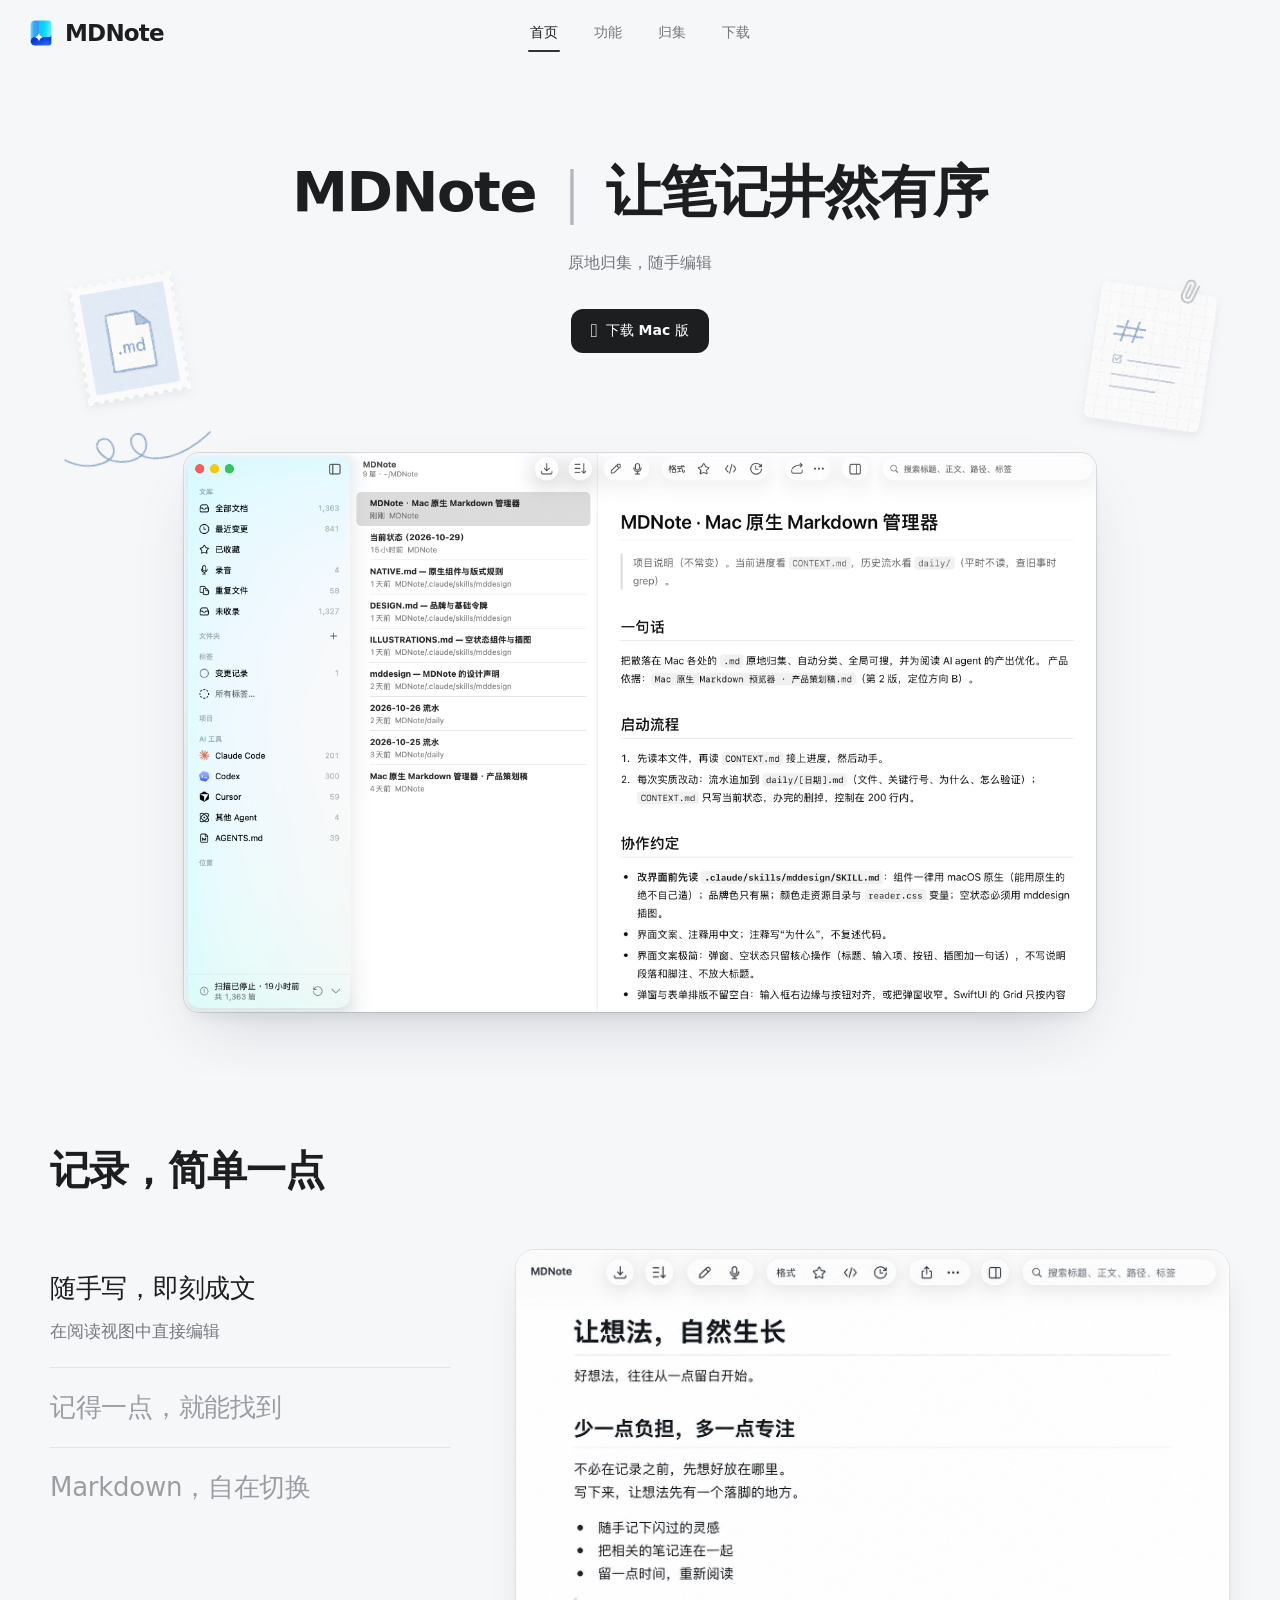
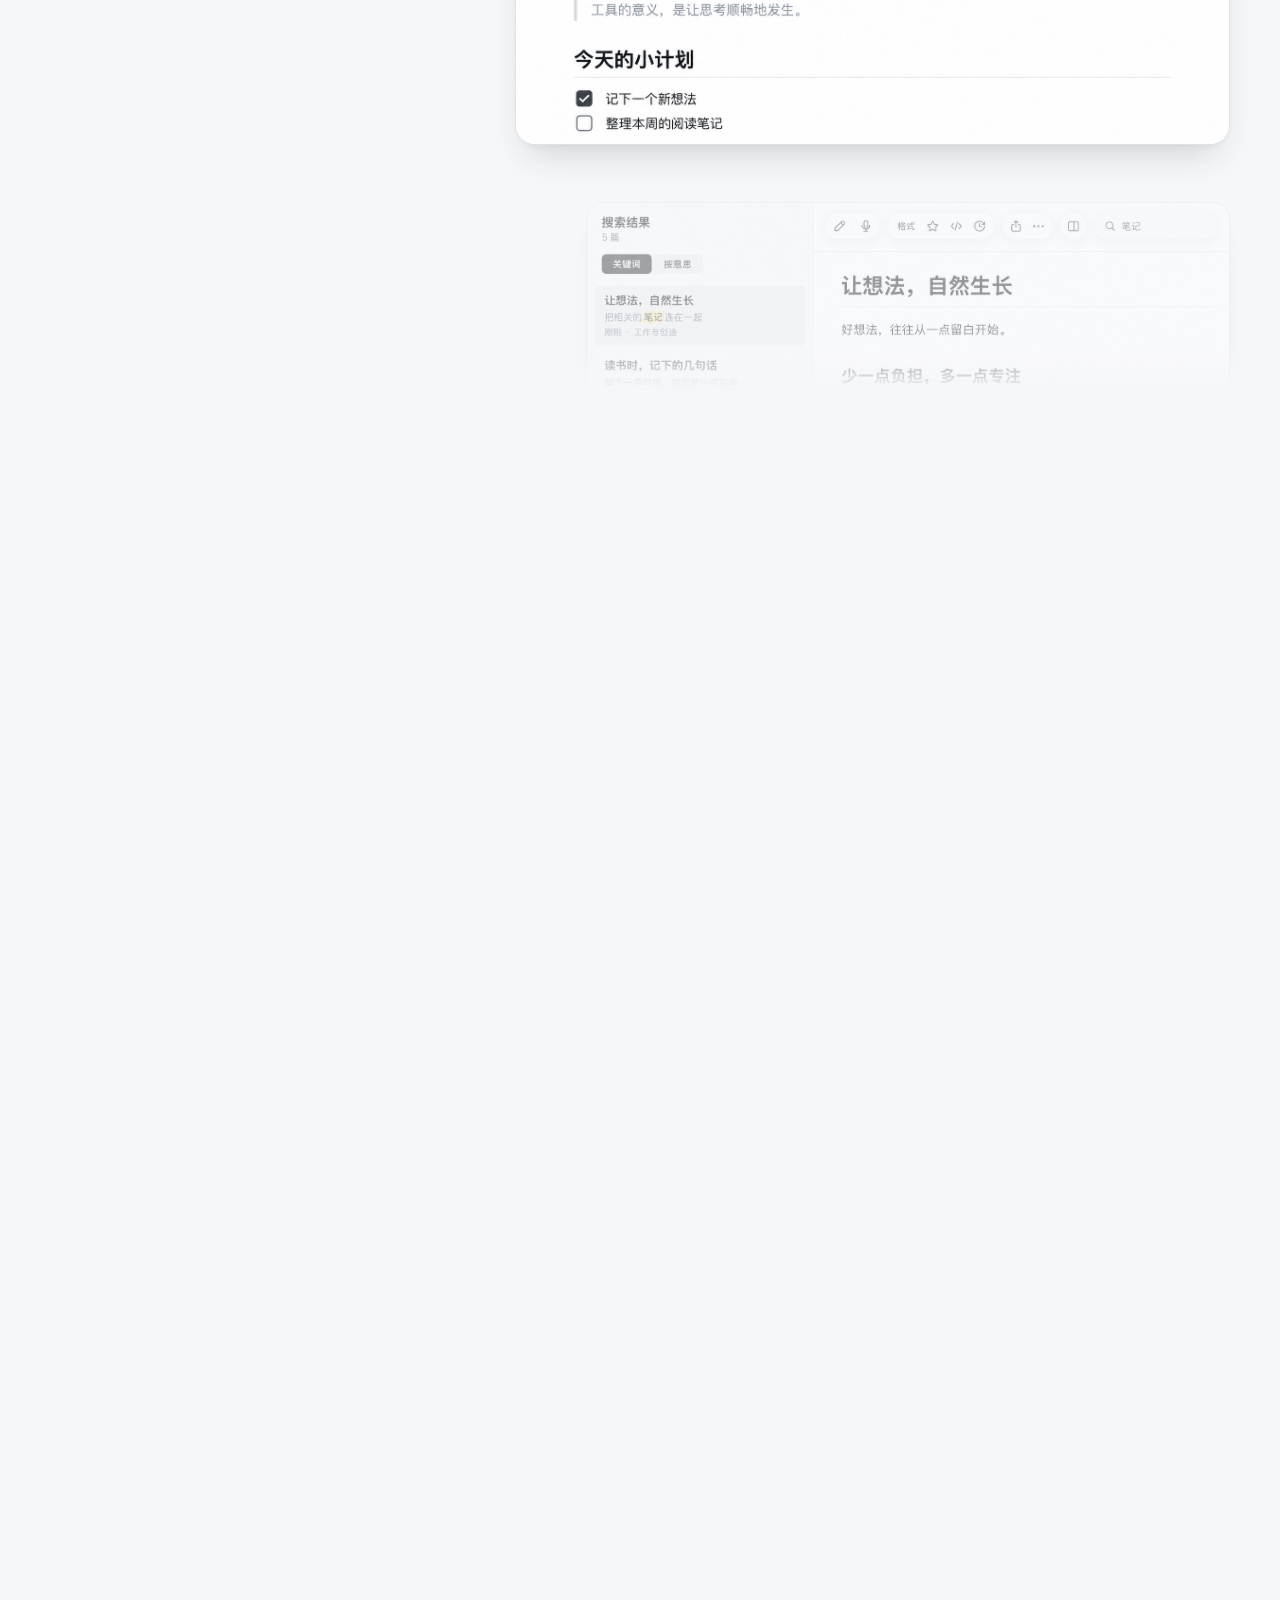
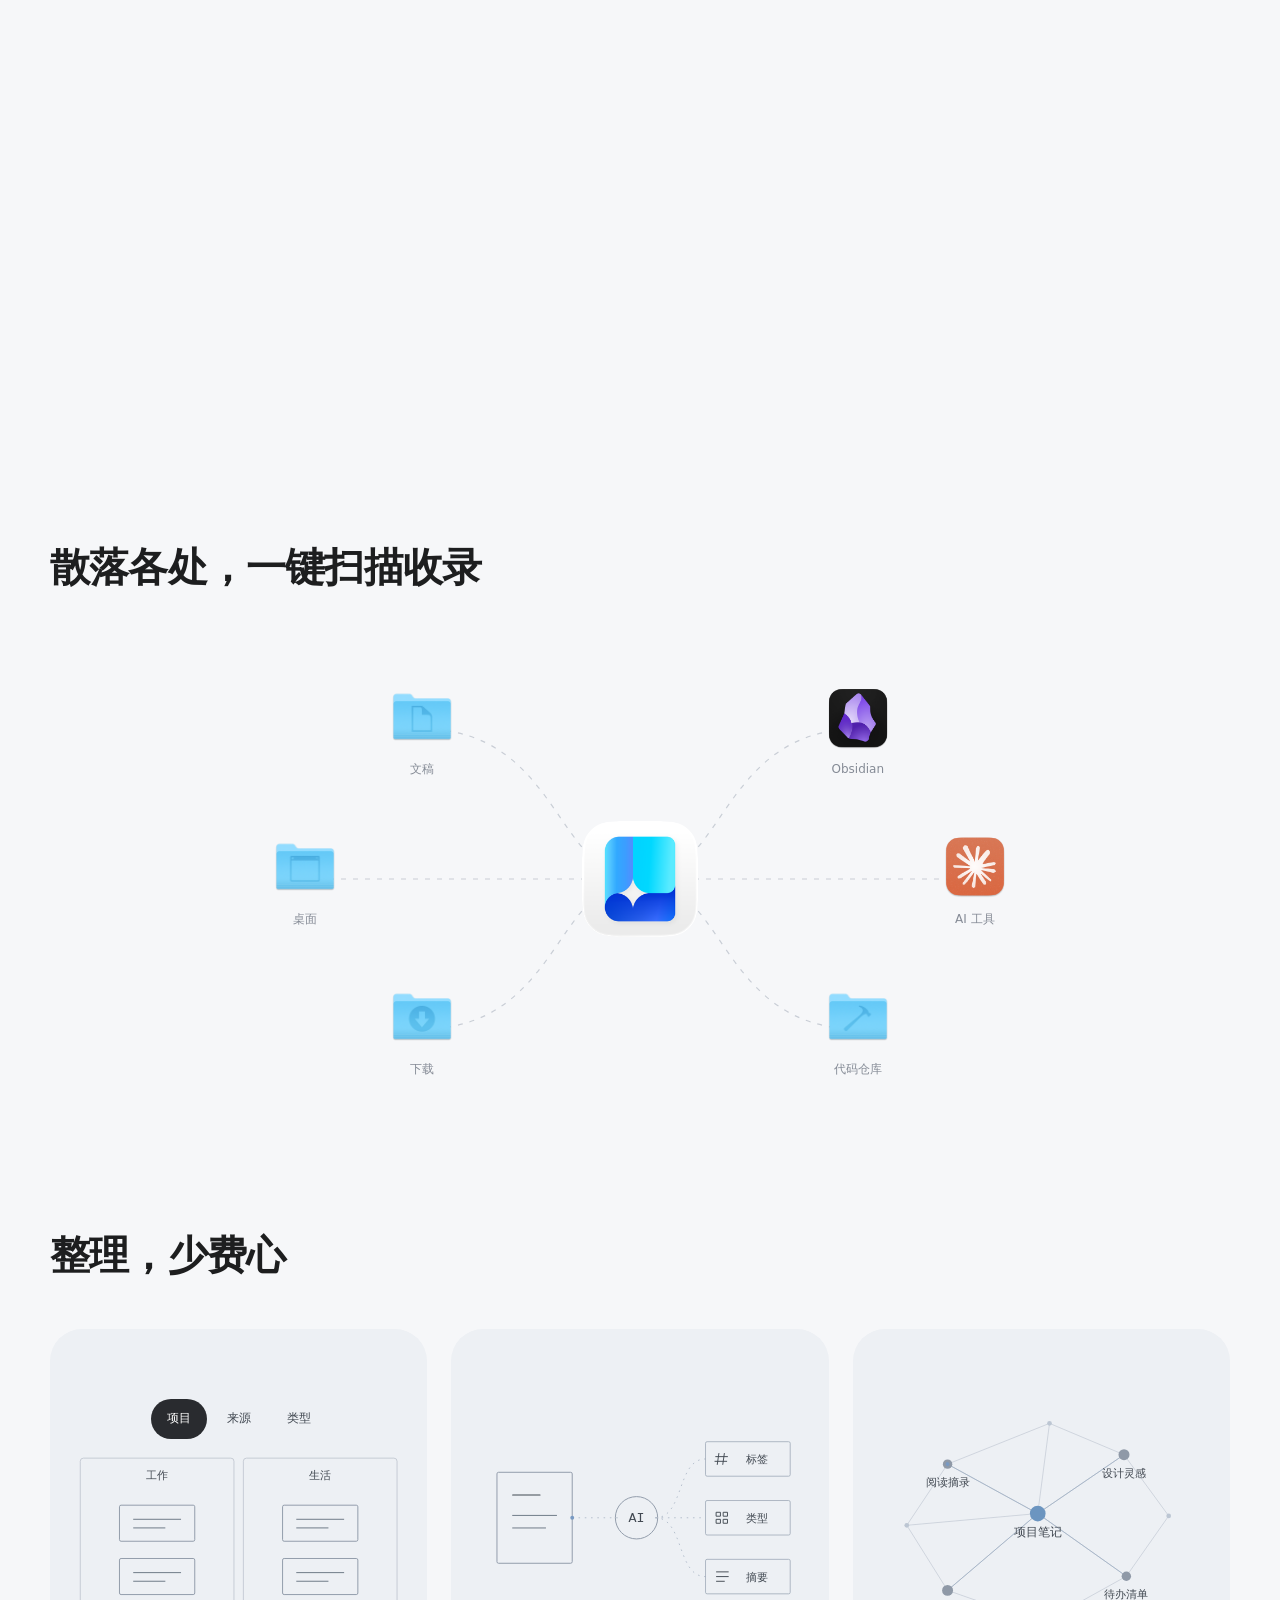
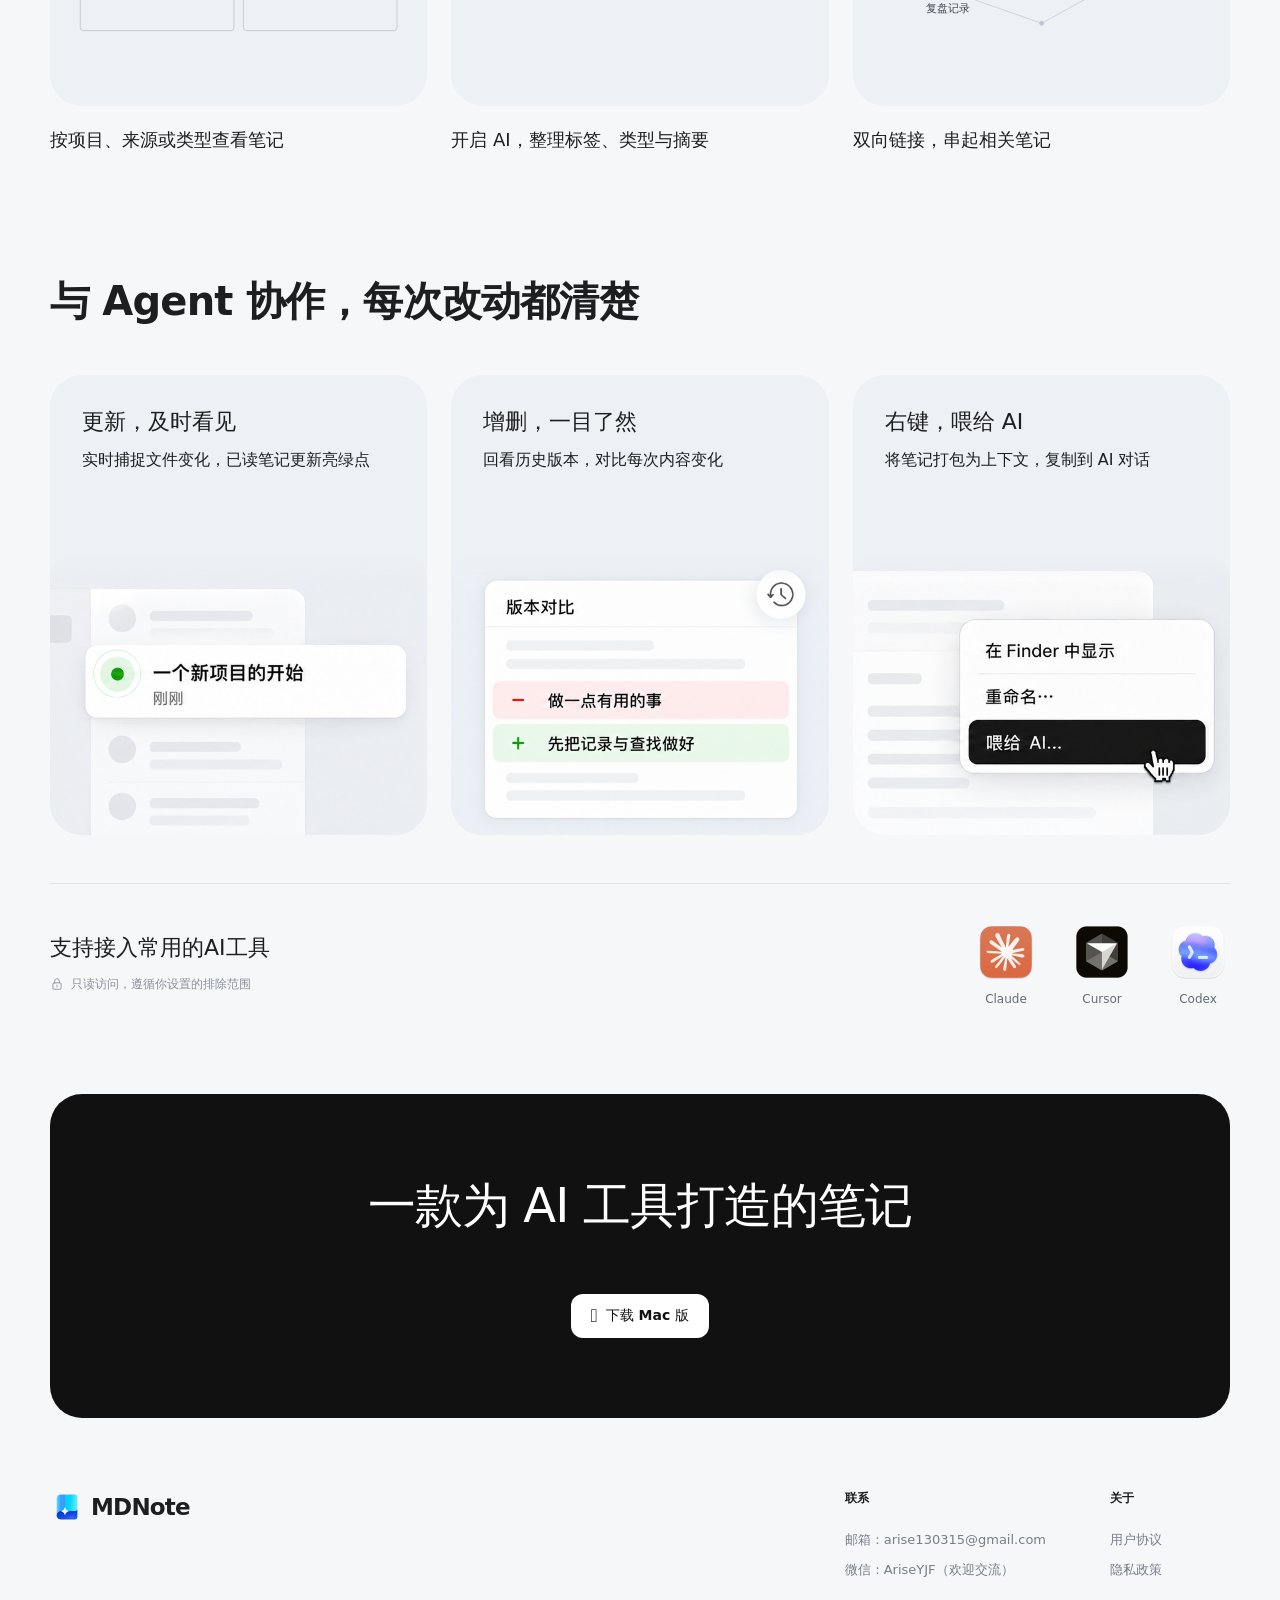
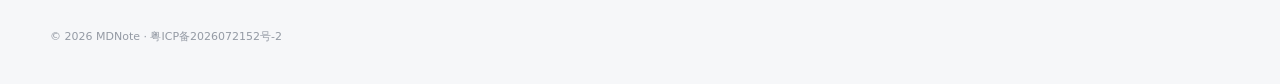
<file: index.html>
<!doctype html>
<html lang="zh-CN"><head><meta charset="UTF-8"><meta name="viewport" content="width=device-width, initial-scale=1"><meta name="description" content="为 Mac 而生的 Markdown 笔记。原地归集、直接编辑、本地搜索，让散落的想法在一起。"><meta name="theme-color" content="#fafaf9"><meta name="color-scheme" content="light"><meta property="og:title" content="MDNote — 让笔记井然有序"><meta property="og:description" content="为 Mac 而生的 Markdown 笔记。原地归集、直接编辑、本地搜索，让散落的想法在一起。"><meta property="og:type" content="website"><title>MDNote — 让笔记井然有序</title><link rel="icon" href="assets/logo.png" type="image/png"><link rel="stylesheet" href="styles.css"><script src="app.js" defer></script></head><body><a class="skip-link" href="#main">跳到主要内容</a><header class="header"><nav class="nav" aria-label="主导航"><a class="brand" href="index.html" aria-label="MDNote 首页"><img src="assets/logo.png" alt="" width="36" height="36"><span>MDNote</span></a><div class="nav-links" id="nav-links"><a href="index.html" aria-current="page">首页</a><a href="index.html#features">功能</a><a href="index.html#sources">归集</a><a href="download/index.html" >下载</a></div><div class="nav-end"><button class="menu-button" aria-label="打开导航" aria-expanded="false" aria-controls="nav-links"><svg class="icon " width="20" height="20" viewBox="0 0 24 24" fill="none" stroke="currentColor" stroke-width="1.5" stroke-linecap="round" stroke-linejoin="round" aria-hidden="true"><path d="M5 8h14M5 16h14"/></svg></button></div></nav></header><main id="main">
    <section class="hero">
      <div class="hero-inner">
        <h1><span class="hero-brand">MDNote</span><span class="hero-separator">｜</span><span class="hero-title-line">让笔记井然有序</span></h1>
        <p class="hero-description">原地归集，随手编辑</p>
        <div class="hero-actions"><a class="button primary" href="download/index.html"><span class="apple-symbol" aria-hidden="true"></span>下载 Mac 版</a></div>
        <div class="hero-stage">
          <div class="hero-surround" aria-hidden="true">
            <img class="hero-stamp" src="assets/illustrations/hero-stamp.png" alt="" width="690" height="770" decoding="async">
            <img class="hero-grid-note" src="assets/illustrations/hero-grid-note.png" alt="" width="690" height="770" decoding="async">
            <svg class="hero-pencil-loop" viewBox="0 0 200 48" fill="none">
              <defs><filter id="hero-pencil-grain" x="-5%" y="-20%" width="110%" height="140%">
                <feTurbulence type="fractalNoise" baseFrequency=".65" numOctaves="3" seed="8" result="grain"/>
                <feDisplacementMap in="SourceGraphic" in2="grain" scale=".7" xChannelSelector="R" yChannelSelector="G" result="pencil"/>
                <feColorMatrix in="grain" type="matrix" values="0 0 0 0 0 0 0 0 0 0 0 0 0 0 0 0 0 0 1.4 .25" result="texture"/>
                <feComposite in="pencil" in2="texture" operator="in"/>
              </filter></defs>
              <g filter="url(#hero-pencil-grain)" stroke="#88a4cb" stroke-linecap="round">
                <path d="M4 28c25 17 64 12 62-8-2-23-30-13-17 4 15 21 56 17 58-4 2-21-22-19-18-2 6 24 51 31 99-6" stroke-width="1.9"/>
                <path d="M5 28.4c24 16.4 63 12.4 61-8.1-2.4-22.6-29.5-12.8-17.2 3.8 15.5 21.5 56.6 17.4 58.5-3.8 1.8-21-22.6-18.7-18.4-1.9 6.2 23.8 50.9 30.6 98.7-6.1" stroke-width=".65" opacity=".4"/>
              </g>
            </svg>
          </div>
          <div class="demo-wrap" id="product-demo"><div class="app-capture"><img src="assets/screenshots/hero.png" width="2842" height="1742" alt="MDNote 真实应用界面：侧边文库、笔记列表与 Markdown 阅读视图" fetchpriority="high"></div></div>
        </div>
      </div>
    </section>

    <section class="feature-story" id="features">
      <div class="wrap story-heading"><h2>记录，简单一点</h2></div>
      <div class="story-pin" id="story-pin">
        <div class="story-stage wrap">
          <div class="story-aside"><div class="story-tabs" aria-label="功能展示">
            <button class="story-tab is-active" data-story="0" aria-pressed="true" aria-controls="story-panel-0"><span class="story-label">随手写，即刻成文</span><span class="story-description"><span>在阅读视图中直接编辑</span></span></button><button class="story-tab " data-story="1" aria-pressed="false" aria-controls="story-panel-1"><span class="story-label">记得一点，就能找到</span><span class="story-description"><span>关键词与语义搜索，都在本机</span></span></button><button class="story-tab " data-story="2" aria-pressed="false" aria-controls="story-panel-2"><span class="story-label">Markdown，自在切换</span><span class="story-description"><span>排版与源码，一键切换</span></span></button>
          </div></div>
          <div class="story-canvas"><div class="story-strip"><div class="story-panel" id="story-panel-0" data-panel="0" role="group" aria-label="随手写，即刻成文示例"><div class="feature-capture"><img src="assets/screenshots/reading-clean.png" width="1505" height="1045" alt="MDNote 阅读与编辑界面示意，内容为展示笔记" loading="lazy" decoding="async"></div></div><div class="story-panel" id="story-panel-1" data-panel="1" role="group" aria-label="记得一点，就能找到示例"><div class="feature-capture"><img src="assets/screenshots/search-clean.png" width="1505" height="1045" alt="MDNote 搜索界面示意，内容为展示笔记" loading="lazy" decoding="async"></div></div><div class="story-panel" id="story-panel-2" data-panel="2" role="group" aria-label="Markdown，自在切换示例"><div class="feature-capture"><img src="assets/screenshots/source-clean.png" width="1505" height="1045" alt="MDNote Markdown 源码界面示意，内容为展示笔记" loading="lazy" decoding="async"></div></div></div></div>
        </div>
      </div>
    </section>

    <section class="sources-section wrap" id="sources"><h2>散落各处，一键扫描收录</h2>
      <div class="source-map" role="img" aria-label="文稿、桌面、Obsidian 与 AI 工具中的 Markdown，原地归集到 MDNote">
        <svg viewBox="0 0 900 460" fill="none" aria-hidden="true"><g stroke="currentColor" stroke-width="1.2" stroke-dasharray="5 7"><path d="M232 80C370 80 365 230 450 230M232 380C370 380 365 230 450 230M115 230H450M668 80C530 80 535 230 450 230M668 380C530 380 535 230 450 230M785 230H450"/></g></svg>
        <div class="source-center"><img src="assets/app-icon.png" alt="" width="144" height="144"></div>
        <div class="source-node source-a"><div class="source-tile"><img src="assets/sources/documents.png" width="72" height="72" alt="" loading="lazy"></div><span>文稿</span></div>
        <div class="source-node source-b"><div class="source-tile"><img src="assets/sources/desktop.png" width="72" height="72" alt="" loading="lazy"></div><span>桌面</span></div>
        <div class="source-node source-c"><div class="source-tile"><img src="assets/sources/downloads.png" width="72" height="72" alt="" loading="lazy"></div><span>下载</span></div>
        <div class="source-node source-d"><div class="source-tile"><img src="assets/sources/obsidian.png" width="72" height="72" alt="" loading="lazy"></div><span>Obsidian</span></div>
        <div class="source-node source-e"><div class="source-tile"><img src="assets/sources/claude.png" width="72" height="72" alt="" loading="lazy"></div><span>AI 工具</span></div>
        <div class="source-node source-f"><div class="source-tile"><img src="assets/sources/repository.png" width="72" height="72" alt="" loading="lazy"></div><span>代码仓库</span></div>
      </div>
      <section class="organization-section" id="organization" aria-labelledby="organization-heading">
        <h2 id="organization-heading">整理，少费心</h2>
        <div class="organization">
        <article class="organization-item">
          <div class="organization-art view-art">
            <div class="view-switch" role="group" aria-label="切换笔记分类示意">
              <button type="button" data-note-view="project" aria-pressed="true" aria-controls="note-view-diagram">项目</button><button type="button" data-note-view="source" aria-pressed="false" aria-controls="note-view-diagram">来源</button><button type="button" data-note-view="type" aria-pressed="false" aria-controls="note-view-diagram">类型</button>
            </div>
            <svg id="note-view-diagram" viewBox="0 0 420 232" role="img" aria-label="同一组四篇笔记，按工作和生活两个项目归类">
              <g class="view-groups" data-groups="project"><rect x="8" y="4" width="196" height="220" rx="4"/><rect x="216" y="4" width="196" height="220" rx="4"/><text x="106" y="30">工作</text><text x="314" y="30">生活</text></g>
              <g class="view-groups" data-groups="source" hidden><rect x="8" y="4" width="128" height="220" rx="4"/><rect x="146" y="4" width="128" height="220" rx="4"/><rect x="284" y="4" width="128" height="220" rx="4"/><text x="72" y="30">文稿</text><text x="210" y="30">Obsidian</text><text x="348" y="30">AI 工具</text></g>
              <g class="view-groups" data-groups="type" hidden><rect x="8" y="4" width="404" height="66" rx="4"/><rect x="8" y="82" width="404" height="66" rx="4"/><rect x="8" y="160" width="404" height="66" rx="4"/><text x="60" y="43">笔记</text><text x="60" y="121">计划</text><text x="60" y="199">清单</text></g>
              <g class="view-note" style="transform:translate(58px,64px)"><rect class="note-paper" width="96" height="46" rx="2"/><path class="note-ink" d="M18 18h60m-60 11h40"/></g><g class="view-note" style="transform:translate(58px,132px)"><rect class="note-paper" width="96" height="46" rx="2"/><path class="note-ink" d="M18 18h60m-60 11h40"/></g><g class="view-note" style="transform:translate(266px,64px)"><rect class="note-paper" width="96" height="46" rx="2"/><path class="note-ink" d="M18 18h60m-60 11h40"/></g><g class="view-note" style="transform:translate(266px,132px)"><rect class="note-paper" width="96" height="46" rx="2"/><path class="note-ink" d="M18 18h60m-60 11h40"/></g>
            </svg>
          </div>
          <h3>按项目、来源或类型查看笔记</h3>
        </article>
        <article class="organization-item">
          <div class="organization-art sorting-art">
            <svg viewBox="0 0 420 280" role="img" aria-label="笔记经过 AI 整理，生成标签、类型和摘要的示意图">
              <g class="sorting-routes" fill="none"><path d="M124 140H182"/><path d="M230 140C267 140 257 65 294 65M230 140H294M230 140C267 140 257 215 294 215"/></g>
              <g class="sorting-paper"><rect class="paper-front" x="28" y="82" width="96" height="116" rx="2"/><path class="paper-title" d="M48 111h35"/><path class="paper-lines" d="M48 137h56m-56 16h42"/></g>
              <g class="sorting-engine"><circle class="engine-ring" cx="206" cy="140" r="27"/><text x="206" y="146">AI</text></g><circle class="sorting-signal" cx="124" cy="140" r="2.5"/>
              <g class="sorting-result result-tags"><rect x="294" y="43" width="108" height="44" rx="2"/><path d="m311 58-2 14m9-14-2 14m-9-10h15m-16 6h15"/><text x="346" y="70">标签</text></g>
              <g class="sorting-result result-type"><rect x="294" y="118" width="108" height="44" rx="2"/><path d="M308 133h5v5h-5Zm9 0h5v5h-5Zm-9 9h5v5h-5Zm9 0h5v5h-5Z"/><text x="346" y="145">类型</text></g>
              <g class="sorting-result result-summary"><rect x="294" y="193" width="108" height="44" rx="2"/><path d="M308 209h15m-15 6h15m-15 6h10"/><text x="346" y="220">摘要</text></g>
            </svg>
          </div>
          <h3>开启 AI，整理标签、类型与摘要</h3>
        </article>
        <article class="organization-item">
          <div class="organization-art backlinks-art">
            <svg viewBox="0 0 420 320" role="img" aria-label="双链关系示意：项目笔记连接阅读摘录、设计灵感、待办清单和复盘记录">
              <g class="graph-links" fill="none">
                <path d="M205 155 90 92 38 170 90 253 205 155 315 80 220 40 90 92M205 155 318 235 372 158 315 80M318 235 210 295 90 253M38 170 205 155M220 40 205 155"/>
              </g>
              <g class="graph-focus-links" fill="none"><path d="M90 92 205 155 315 80M90 253 205 155 318 235"/></g>
              <g class="graph-nodes">
                <circle cx="90" cy="92" r="6"/><circle cx="315" cy="80" r="7"/><circle cx="318" cy="235" r="6"/><circle cx="90" cy="253" r="7"/>
                <circle class="graph-small" cx="220" cy="40" r="3"/><circle class="graph-small" cx="38" cy="170" r="3"/><circle class="graph-small" cx="372" cy="158" r="3"/><circle class="graph-small" cx="210" cy="295" r="3"/>
              </g>
              <g class="graph-labels"><text x="90" y="120">阅读摘录</text><text x="315" y="108">设计灵感</text><text x="318" y="263">待办清单</text><text x="90" y="281">复盘记录</text></g>
              <circle class="graph-signal" r="2.5"/>
              <g class="graph-focus"><circle cx="205" cy="155" r="10"/><text x="205" y="184">项目笔记</text></g>
            </svg>
          </div>
          <h3>双向链接，串起相关笔记</h3>
        </article>
        </div>
      </section>
    </section>

    <section class="agent-section wrap" id="connections" aria-labelledby="agent-heading">
      <h2 id="agent-heading">与 Agent 协作，每次改动都清楚</h2>
      <div class="agent-grid">
        <article class="agent-card"><div class="agent-card-copy"><h3>更新，及时看见</h3><p>实时捕捉文件变化，已读笔记更新亮绿点</p></div><div class="agent-capture"><img src="assets/illustrations/agent-updates.png" width="623" height="460" alt="更新提醒插图：笔记旁的绿色圆点提示内容变化" loading="lazy"></div></article>
        <article class="agent-card"><div class="agent-card-copy"><h3>增删，一目了然</h3><p>回看历史版本，对比每次内容变化</p></div><div class="agent-capture"><img src="assets/illustrations/agent-changes.png" width="614" height="460" alt="版本对比插图：红色标记删除，绿色标记新增" loading="lazy"></div></article>
        <article class="agent-card"><div class="agent-card-copy"><h3>右键，喂给 AI</h3><p>将笔记打包为上下文，复制到 AI 对话</p></div><div class="agent-capture"><img src="assets/illustrations/agent-feed.png" width="628" height="460" alt="右键菜单插图：选择喂给 AI，打包并复制笔记上下文" loading="lazy"></div></article>
      </div>
      <div class="ai-section">
        <div class="ai-copy"><h3>支持接入常用的AI工具</h3><span class="ai-scope"><svg class="icon " width="20" height="20" viewBox="0 0 24 24" fill="none" stroke="currentColor" stroke-width="1.5" stroke-linecap="round" stroke-linejoin="round" aria-hidden="true"><rect x="5" y="10" width="14" height="11" rx="2"/><path d="M8 10V7a4 4 0 0 1 8 0v3m-4 4v3"/></svg>只读访问，遵循你设置的排除范围</span></div>
        <ul class="ai-apps" aria-label="支持连接的 AI 工具">
          <li><img src="assets/sources/claude.png" alt="" width="64" height="64" loading="lazy"><span>Claude</span></li>
          <li><img src="assets/sources/cursor.png" alt="" width="64" height="64" loading="lazy"><span>Cursor</span></li>
          <li><img src="assets/sources/codex.png" alt="" width="64" height="64" loading="lazy"><span>Codex</span></li>
        </ul>
      </div>
    </section>

    <section class="cta-section wrap"><div class="cta-card"><h2>一款为 AI 工具打造的笔记</h2><div class="cta-actions"><a class="button light" href="download/index.html"><span class="apple-symbol" aria-hidden="true"></span>下载 Mac 版</a></div></div></section>
  </main><footer class="footer wrap"><div class="footer-top"><a class="brand" href="index.html" aria-label="MDNote 首页"><img src="assets/logo.png" alt="" width="36" height="36"><span>MDNote</span></a><div class="footer-columns"><div><h3>联系</h3><span class="footer-contact">邮箱：arise130315@gmail.com</span><span class="footer-contact">微信：AriseYJF（欢迎交流）</span></div><div><h3>关于</h3><a href="terms/index.html">用户协议</a><a href="privacy/index.html">隐私政策</a></div></div></div><div class="footer-bottom">© 2026 MDNote · <a href="https://beian.miit.gov.cn/" target="_blank" rel="noopener noreferrer">粤ICP备2026072152号-2</a></div></footer></body></html>
</file>
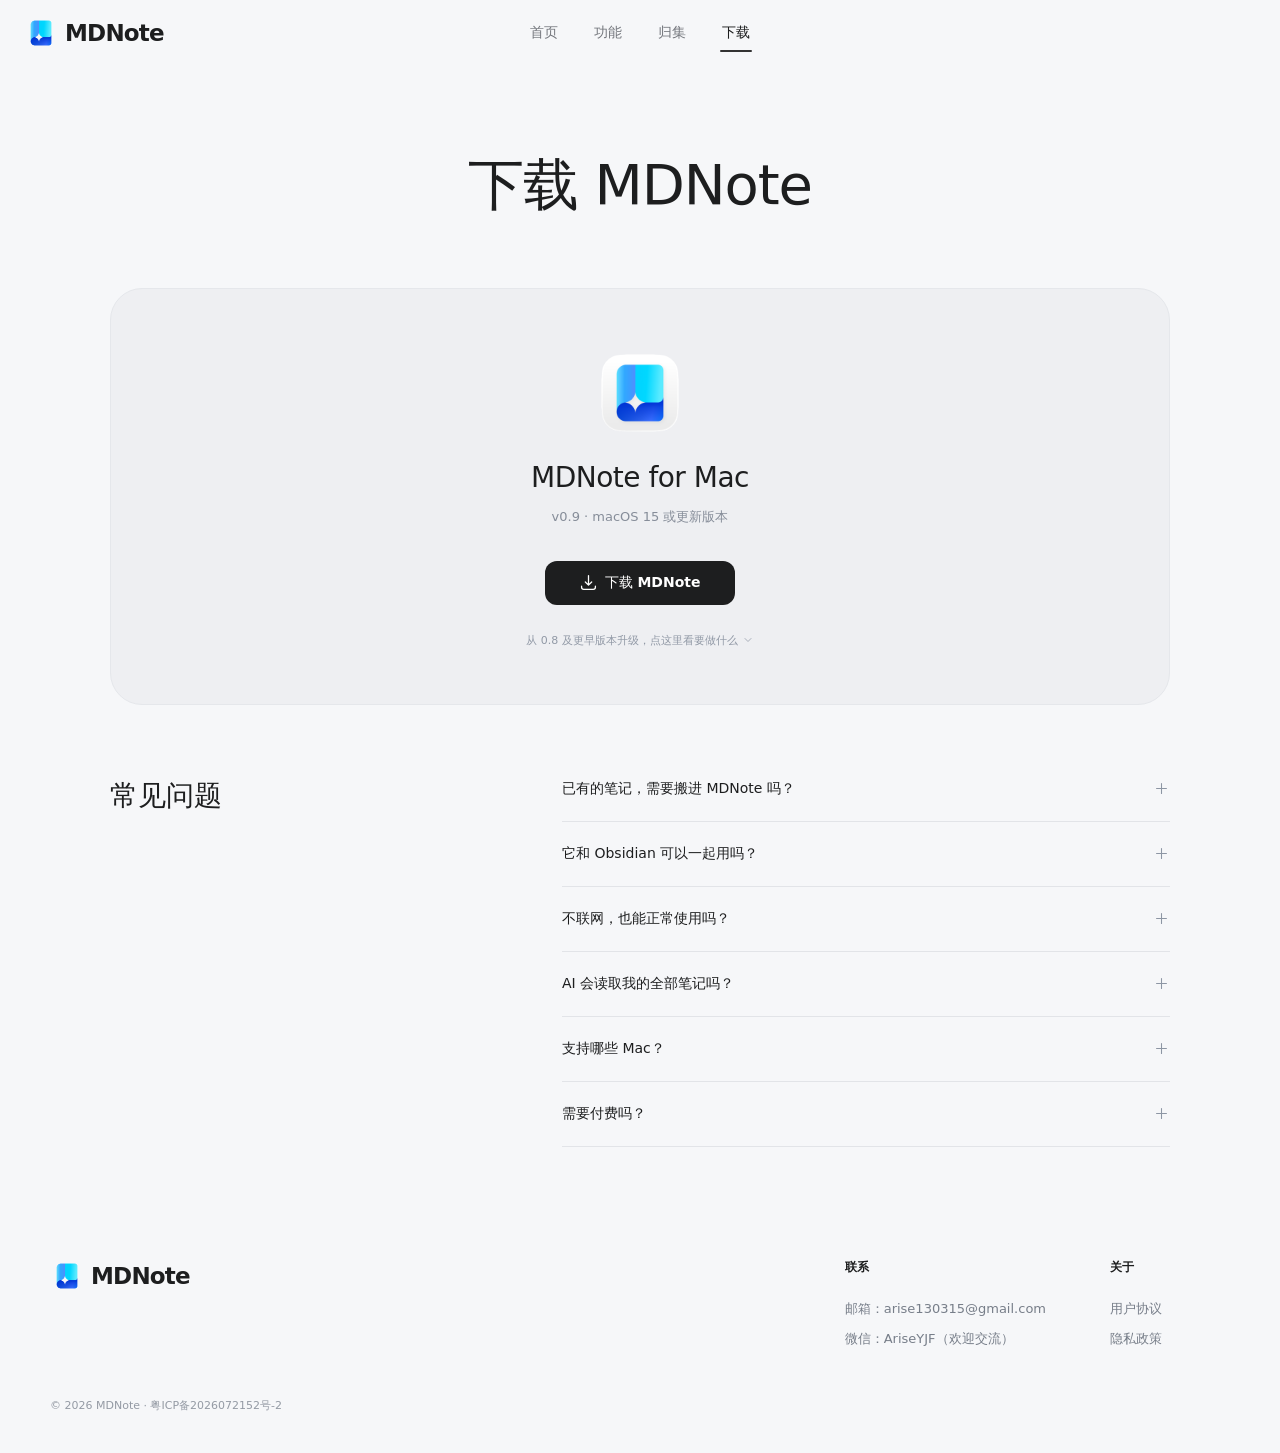
<file: download/index.html>
<!doctype html>
<html lang="zh-CN"><head><meta charset="UTF-8"><meta name="viewport" content="width=device-width, initial-scale=1"><meta name="description" content="下载 MDNote for Mac。基础功能支持 macOS 15 或更新版本。"><meta name="theme-color" content="#fafaf9"><meta name="color-scheme" content="light"><meta property="og:title" content="获取 MDNote — Mac 原生 Markdown 笔记"><meta property="og:description" content="下载 MDNote for Mac。基础功能支持 macOS 15 或更新版本。"><meta property="og:type" content="website"><title>获取 MDNote — Mac 原生 Markdown 笔记</title><link rel="icon" href="../assets/logo.png" type="image/png"><link rel="stylesheet" href="../styles.css"><script src="../app.js" defer></script></head><body><a class="skip-link" href="#main">跳到主要内容</a><header class="header"><nav class="nav" aria-label="主导航"><a class="brand" href="../index.html" aria-label="MDNote 首页"><img src="../assets/logo.png" alt="" width="36" height="36"><span>MDNote</span></a><div class="nav-links" id="nav-links"><a href="../index.html" >首页</a><a href="../index.html#features">功能</a><a href="../index.html#sources">归集</a><a href="index.html" aria-current="page">下载</a></div><div class="nav-end"><button class="menu-button" aria-label="打开导航" aria-expanded="false" aria-controls="nav-links"><svg class="icon " width="20" height="20" viewBox="0 0 24 24" fill="none" stroke="currentColor" stroke-width="1.5" stroke-linecap="round" stroke-linejoin="round" aria-hidden="true"><path d="M5 8h14M5 16h14"/></svg></button></div></nav></header><main id="main" class="download-page wrap">
  <h1>下载 MDNote</h1>
  <section class="download-panel"><div class="download-product"><img src="../assets/app-icon.png" width="96" height="96" alt="MDNote 应用图标"><h2>MDNote for Mac</h2><p>v0.9 · macOS 15 或更新版本</p></div>
  <a class="button primary" href="https://mdnote.blinkwork.cn/dl/MDNote-0.9.dmg"><svg class="icon" aria-hidden="true" xmlns="http://www.w3.org/2000/svg" width="16" height="16" viewBox="0 0 16 16" fill="none">
<path d="M1.5 11.5V12.5C1.5 13.6046 2.39543 14.5 3.5 14.5H12.5C13.6046 14.5 14.5 13.6046 14.5 12.5V11.5" stroke-linecap="round" stroke="currentColor" stroke-width="1.2" />
<path d="M5 7.5L7.99293 10.4929C7.99683 10.4968 8.00317 10.4968 8.00707 10.4929L11 7.5M8 1.5V10" stroke-linecap="round" stroke-linejoin="round" stroke="currentColor" stroke-width="1.2" />
</svg>下载 MDNote</a><details class="install-guide"><summary>从 0.8 及更早版本升级，点这里看要做什么<svg class="icon " width="20" height="20" viewBox="0 0 24 24" fill="none" stroke="currentColor" stroke-width="1.5" stroke-linecap="round" stroke-linejoin="round" aria-hidden="true"><path d="m6 9 6 6 6-6"/></svg></summary><div class="install-steps"><p>0.9 起安装包经过苹果公证，系统会把它当成新的 App，之前给的权限要重新给一次：</p><ol><li>打开 dmg，把 MDNote 拖进「应用程序」，替换旧版</li><li>打开「系统设置 → 隐私与安全性 → 完全磁盘访问」，选中旧的 MDNote 点「−」删掉，再点「+」重新添加并打开开关</li><li>用到 AI 整理时如果弹出钥匙串授权，点「始终允许」</li></ol><p>麦克风、语音识别会在用到时再问一次。想核对安装包完整性，可以下载同目录的 <a href="https://mdnote.blinkwork.cn/dl/MDNote-0.9.dmg.sha256"><code>.sha256</code></a> 文件后执行 <code>shasum -a 256 -c</code></p></div></details></section>
  <section class="faq-section" id="faq"><h2>常见问题</h2><div class="faq-list"><details><summary>已有的笔记，需要搬进 MDNote 吗？<span class="faq-plus"><svg class="icon " width="20" height="20" viewBox="0 0 24 24" fill="none" stroke="currentColor" stroke-width="1.5" stroke-linecap="round" stroke-linejoin="round" aria-hidden="true"><path d="M12 5v14M5 12h14"/></svg></span></summary><div class="faq-answer"><p>不需要。原地索引，仍可用其他编辑器打开，改动自动更新</p></div></details><details><summary>它和 Obsidian 可以一起用吗？<span class="faq-plus"><svg class="icon " width="20" height="20" viewBox="0 0 24 24" fill="none" stroke="currentColor" stroke-width="1.5" stroke-linecap="round" stroke-linejoin="round" aria-hidden="true"><path d="M12 5v14M5 12h14"/></svg></span></summary><div class="faq-answer"><p>可以。支持本机文库、双链与嵌入，部分插件语法除外</p></div></details><details><summary>不联网，也能正常使用吗？<span class="faq-plus"><svg class="icon " width="20" height="20" viewBox="0 0 24 24" fill="none" stroke="currentColor" stroke-width="1.5" stroke-linecap="round" stroke-linejoin="round" aria-hidden="true"><path d="M12 5v14M5 12h14"/></svg></span></summary><div class="faq-answer"><p>基础功能可离线。云端 AI、网络图片和系统模型下载需要联网</p></div></details><details><summary>AI 会读取我的全部笔记吗？<span class="faq-plus"><svg class="icon " width="20" height="20" viewBox="0 0 24 24" fill="none" stroke="currentColor" stroke-width="1.5" stroke-linecap="round" stroke-linejoin="round" aria-hidden="true"><path d="M12 5v14M5 12h14"/></svg></span></summary><div class="faq-answer"><p>默认不读取。开启后按功能发送笔记片段或录音文字；外部客户端可读取授权范围。详见隐私政策</p></div></details><details><summary>支持哪些 Mac？<span class="faq-plus"><svg class="icon " width="20" height="20" viewBox="0 0 24 24" fill="none" stroke="currentColor" stroke-width="1.5" stroke-linecap="round" stroke-linejoin="round" aria-hidden="true"><path d="M12 5v14M5 12h14"/></svg></span></summary><div class="faq-answer"><p>笔记需 macOS 15+，录音需 macOS 26+；本机总结取决于设备与地区。Apple 芯片与 Intel 芯片均可</p></div></details><details><summary>需要付费吗？<span class="faq-plus"><svg class="icon " width="20" height="20" viewBox="0 0 24 24" fill="none" stroke="currentColor" stroke-width="1.5" stroke-linecap="round" stroke-linejoin="round" aria-hidden="true"><path d="M12 5v14M5 12h14"/></svg></span></summary><div class="faq-answer"><p>不需要，目前公益免费</p></div></details></div></section>
</main><footer class="footer wrap"><div class="footer-top"><a class="brand" href="../index.html" aria-label="MDNote 首页"><img src="../assets/logo.png" alt="" width="36" height="36"><span>MDNote</span></a><div class="footer-columns"><div><h3>联系</h3><span class="footer-contact">邮箱：arise130315@gmail.com</span><span class="footer-contact">微信：AriseYJF（欢迎交流）</span></div><div><h3>关于</h3><a href="../terms/index.html">用户协议</a><a href="../privacy/index.html">隐私政策</a></div></div></div><div class="footer-bottom">© 2026 MDNote · <a href="https://beian.miit.gov.cn/" target="_blank" rel="noopener noreferrer">粤ICP备2026072152号-2</a></div></footer></body></html>
</file>
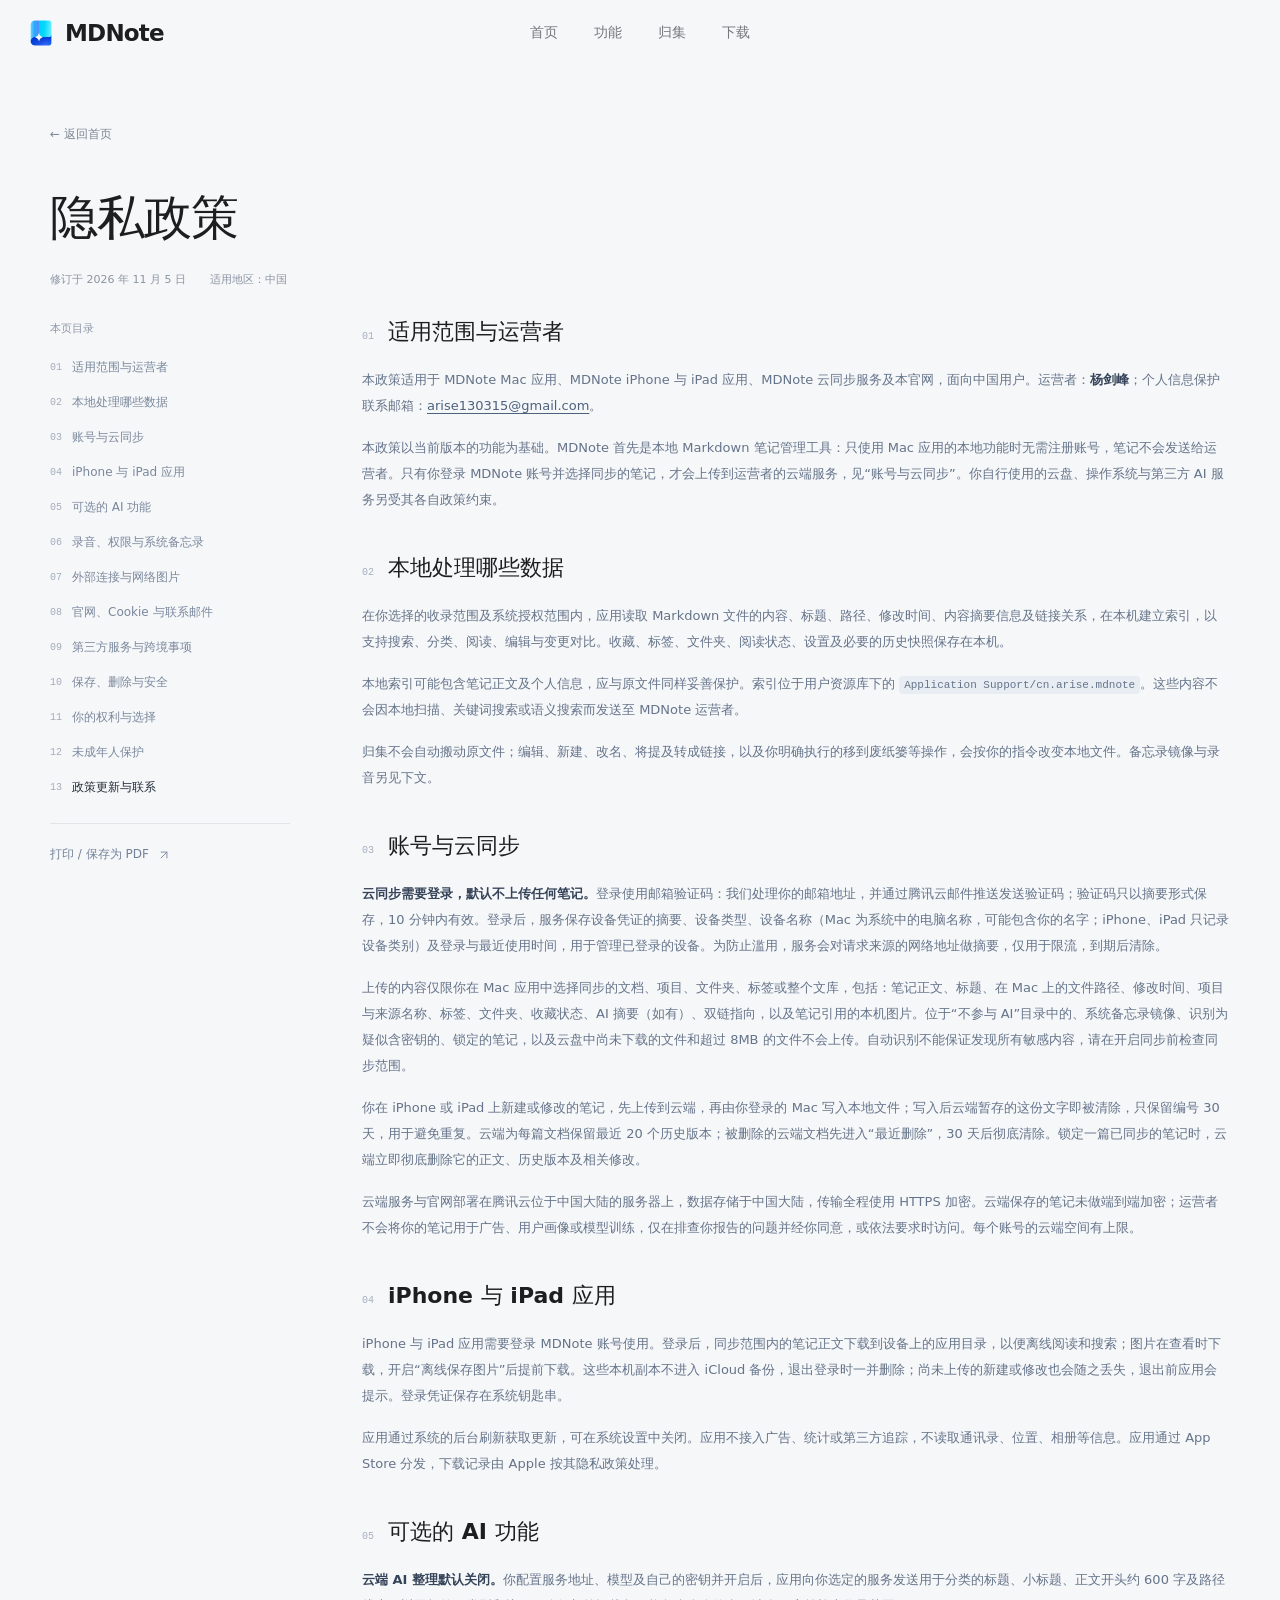
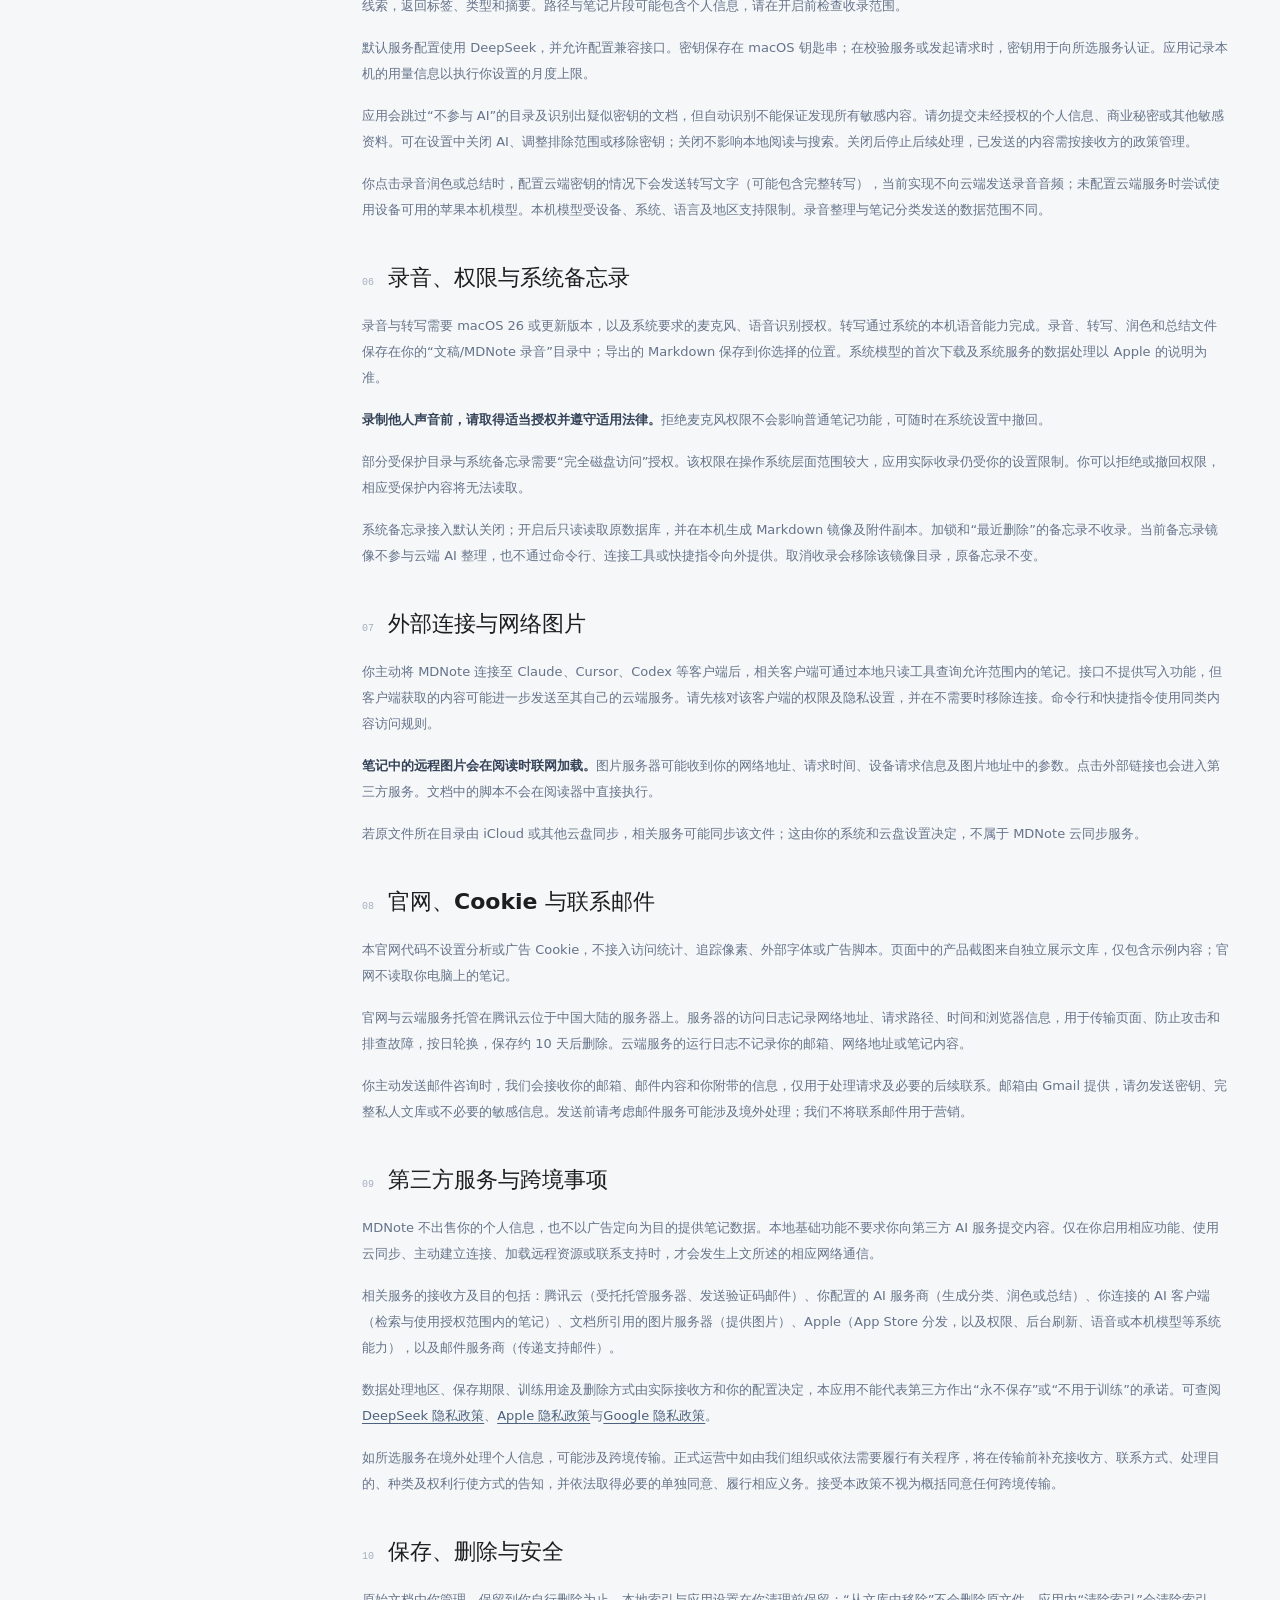
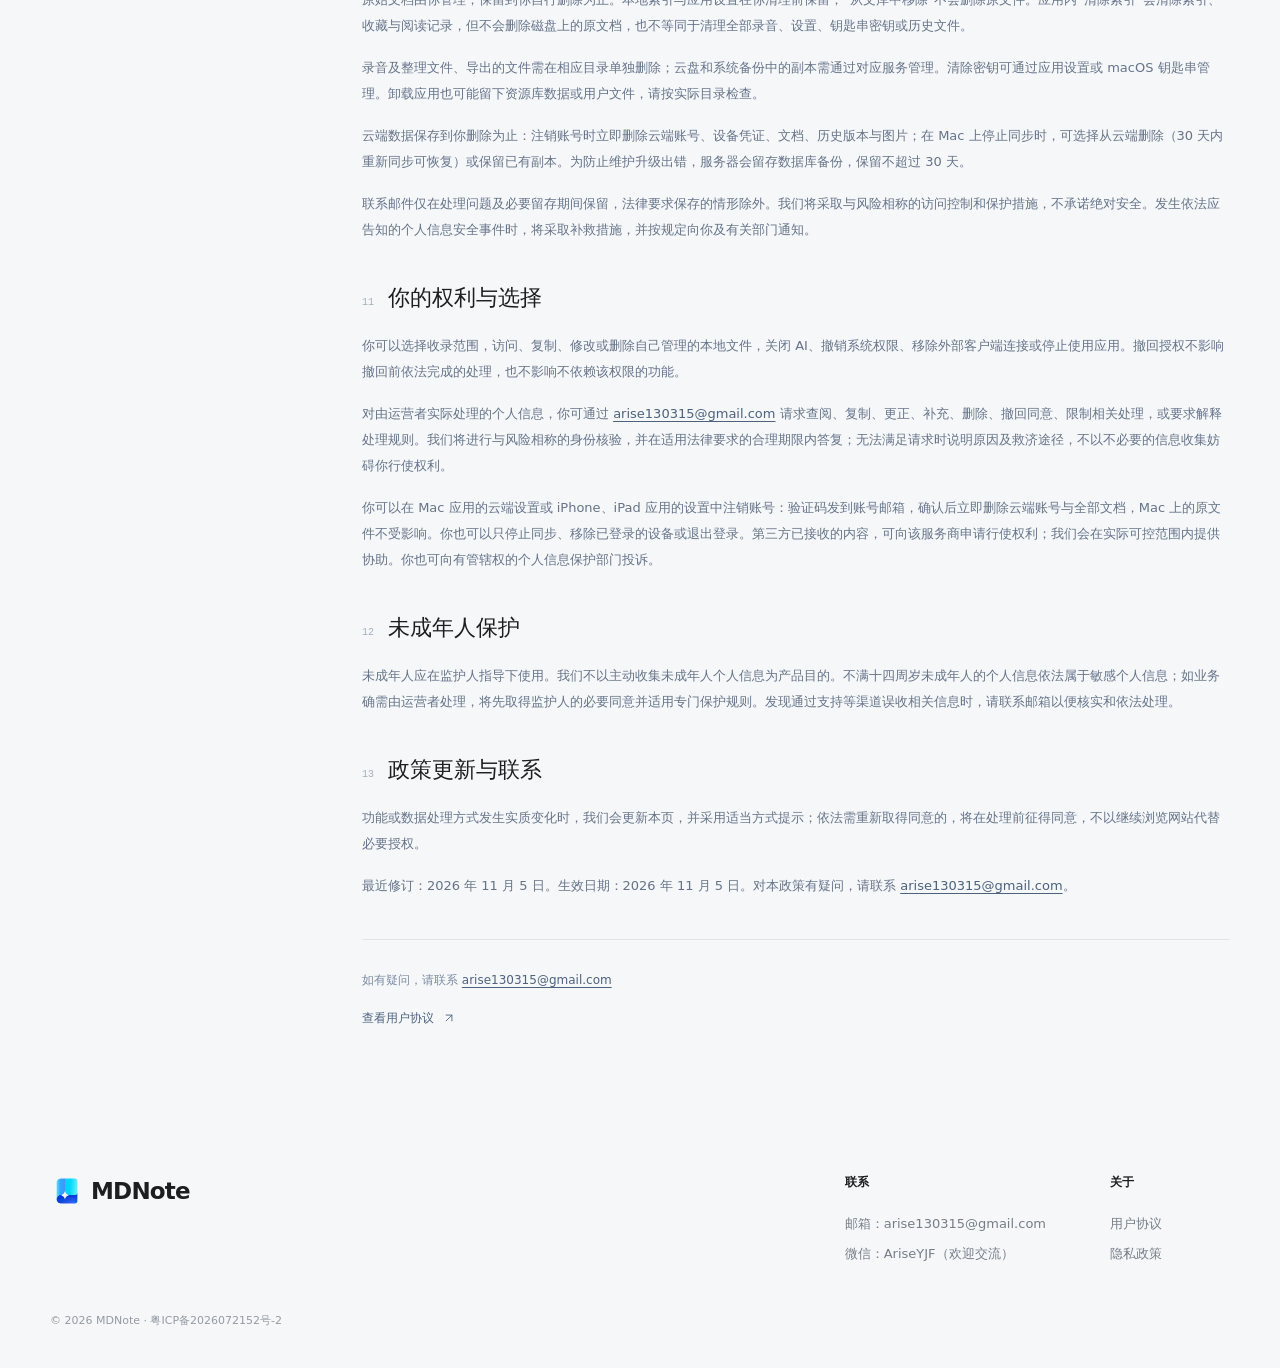
<file: privacy/index.html>
<!doctype html>
<html lang="zh-CN"><head><meta charset="UTF-8"><meta name="viewport" content="width=device-width, initial-scale=1"><meta name="description" content="了解 MDNote 的本地数据处理、可选 AI、权限与隐私选择。"><meta name="theme-color" content="#fafaf9"><meta name="color-scheme" content="light"><meta property="og:title" content="隐私政策 — MDNote"><meta property="og:description" content="了解 MDNote 的本地数据处理、可选 AI、权限与隐私选择。"><meta property="og:type" content="website"><title>隐私政策 — MDNote</title><link rel="icon" href="../assets/logo.png" type="image/png"><link rel="stylesheet" href="../styles.css"><script src="../app.js" defer></script></head><body><a class="skip-link" href="#main">跳到主要内容</a><header class="header"><nav class="nav" aria-label="主导航"><a class="brand" href="../index.html" aria-label="MDNote 首页"><img src="../assets/logo.png" alt="" width="36" height="36"><span>MDNote</span></a><div class="nav-links" id="nav-links"><a href="../index.html" >首页</a><a href="../index.html#features">功能</a><a href="../index.html#sources">归集</a><a href="../download/index.html" >下载</a></div><div class="nav-end"><button class="menu-button" aria-label="打开导航" aria-expanded="false" aria-controls="nav-links"><svg class="icon " width="20" height="20" viewBox="0 0 24 24" fill="none" stroke="currentColor" stroke-width="1.5" stroke-linecap="round" stroke-linejoin="round" aria-hidden="true"><path d="M5 8h14M5 16h14"/></svg></button></div></nav></header><main id="main" class="legal-page wrap"><a class="back-link" href="../index.html">← 返回首页</a><div class="legal-heading"><h1>隐私政策</h1><div class="legal-meta">修订于 2026 年 11 月 5 日<span>适用地区：中国</span></div></div><div class="legal-layout"><aside class="legal-toc"><span>本页目录</span><nav aria-label="协议目录"><a href="#section-1"><span>01</span>适用范围与运营者</a><a href="#section-2"><span>02</span>本地处理哪些数据</a><a href="#section-3"><span>03</span>账号与云同步</a><a href="#section-4"><span>04</span>iPhone 与 iPad 应用</a><a href="#section-5"><span>05</span>可选的 AI 功能</a><a href="#section-6"><span>06</span>录音、权限与系统备忘录</a><a href="#section-7"><span>07</span>外部连接与网络图片</a><a href="#section-8"><span>08</span>官网、Cookie 与联系邮件</a><a href="#section-9"><span>09</span>第三方服务与跨境事项</a><a href="#section-10"><span>10</span>保存、删除与安全</a><a href="#section-11"><span>11</span>你的权利与选择</a><a href="#section-12"><span>12</span>未成年人保护</a><a href="#section-13"><span>13</span>政策更新与联系</a></nav><button class="print-button">打印 / 保存为 PDF <svg class="icon " width="20" height="20" viewBox="0 0 24 24" fill="none" stroke="currentColor" stroke-width="1.5" stroke-linecap="round" stroke-linejoin="round" aria-hidden="true"><path d="M7 17 17 7M7 7h10v10"/></svg></button></aside><article class="legal-content"><section id="section-1"><h2><span>01</span>适用范围与运营者</h2><p>本政策适用于 MDNote Mac 应用、MDNote iPhone 与 iPad 应用、MDNote 云同步服务及本官网，面向中国用户。运营者：<strong>杨剑峰</strong>；个人信息保护联系邮箱：<a href="mailto:arise130315@gmail.com">arise130315@gmail.com</a>。</p><p>本政策以当前版本的功能为基础。MDNote 首先是本地 Markdown 笔记管理工具：只使用 Mac 应用的本地功能时无需注册账号，笔记不会发送给运营者。只有你登录 MDNote 账号并选择同步的笔记，才会上传到运营者的云端服务，见“账号与云同步”。你自行使用的云盘、操作系统与第三方 AI 服务另受其各自政策约束。</p></section><section id="section-2"><h2><span>02</span>本地处理哪些数据</h2><p>在你选择的收录范围及系统授权范围内，应用读取 Markdown 文件的内容、标题、路径、修改时间、内容摘要信息及链接关系，在本机建立索引，以支持搜索、分类、阅读、编辑与变更对比。收藏、标签、文件夹、阅读状态、设置及必要的历史快照保存在本机。</p><p>本地索引可能包含笔记正文及个人信息，应与原文件同样妥善保护。索引位于用户资源库下的 <code>Application Support/cn.arise.mdnote</code>。这些内容不会因本地扫描、关键词搜索或语义搜索而发送至 MDNote 运营者。</p><p>归集不会自动搬动原文件；编辑、新建、改名、将提及转成链接，以及你明确执行的移到废纸篓等操作，会按你的指令改变本地文件。备忘录镜像与录音另见下文。</p></section><section id="section-3"><h2><span>03</span>账号与云同步</h2><p><strong>云同步需要登录，默认不上传任何笔记。</strong>登录使用邮箱验证码：我们处理你的邮箱地址，并通过腾讯云邮件推送发送验证码；验证码只以摘要形式保存，10 分钟内有效。登录后，服务保存设备凭证的摘要、设备类型、设备名称（Mac 为系统中的电脑名称，可能包含你的名字；iPhone、iPad 只记录设备类别）及登录与最近使用时间，用于管理已登录的设备。为防止滥用，服务会对请求来源的网络地址做摘要，仅用于限流，到期后清除。</p><p>上传的内容仅限你在 Mac 应用中选择同步的文档、项目、文件夹、标签或整个文库，包括：笔记正文、标题、在 Mac 上的文件路径、修改时间、项目与来源名称、标签、文件夹、收藏状态、AI 摘要（如有）、双链指向，以及笔记引用的本机图片。位于“不参与 AI”目录中的、系统备忘录镜像、识别为疑似含密钥的、锁定的笔记，以及云盘中尚未下载的文件和超过 8MB 的文件不会上传。自动识别不能保证发现所有敏感内容，请在开启同步前检查同步范围。</p><p>你在 iPhone 或 iPad 上新建或修改的笔记，先上传到云端，再由你登录的 Mac 写入本地文件；写入后云端暂存的这份文字即被清除，只保留编号 30 天，用于避免重复。云端为每篇文档保留最近 20 个历史版本；被删除的云端文档先进入“最近删除”，30 天后彻底清除。锁定一篇已同步的笔记时，云端立即彻底删除它的正文、历史版本及相关修改。</p><p>云端服务与官网部署在腾讯云位于中国大陆的服务器上，数据存储于中国大陆，传输全程使用 HTTPS 加密。云端保存的笔记未做端到端加密；运营者不会将你的笔记用于广告、用户画像或模型训练，仅在排查你报告的问题并经你同意，或依法要求时访问。每个账号的云端空间有上限。</p></section><section id="section-4"><h2><span>04</span>iPhone 与 iPad 应用</h2><p>iPhone 与 iPad 应用需要登录 MDNote 账号使用。登录后，同步范围内的笔记正文下载到设备上的应用目录，以便离线阅读和搜索；图片在查看时下载，开启“离线保存图片”后提前下载。这些本机副本不进入 iCloud 备份，退出登录时一并删除；尚未上传的新建或修改也会随之丢失，退出前应用会提示。登录凭证保存在系统钥匙串。</p><p>应用通过系统的后台刷新获取更新，可在系统设置中关闭。应用不接入广告、统计或第三方追踪，不读取通讯录、位置、相册等信息。应用通过 App Store 分发，下载记录由 Apple 按其隐私政策处理。</p></section><section id="section-5"><h2><span>05</span>可选的 AI 功能</h2><p><strong>云端 AI 整理默认关闭。</strong>你配置服务地址、模型及自己的密钥并开启后，应用向你选定的服务发送用于分类的标题、小标题、正文开头约 600 字及路径线索，返回标签、类型和摘要。路径与笔记片段可能包含个人信息，请在开启前检查收录范围。</p><p>默认服务配置使用 DeepSeek，并允许配置兼容接口。密钥保存在 macOS 钥匙串；在校验服务或发起请求时，密钥用于向所选服务认证。应用记录本机的用量信息以执行你设置的月度上限。</p><p>应用会跳过“不参与 AI”的目录及识别出疑似密钥的文档，但自动识别不能保证发现所有敏感内容。请勿提交未经授权的个人信息、商业秘密或其他敏感资料。可在设置中关闭 AI、调整排除范围或移除密钥；关闭不影响本地阅读与搜索。关闭后停止后续处理，已发送的内容需按接收方的政策管理。</p><p>你点击录音润色或总结时，配置云端密钥的情况下会发送转写文字（可能包含完整转写），当前实现不向云端发送录音音频；未配置云端服务时尝试使用设备可用的苹果本机模型。本机模型受设备、系统、语言及地区支持限制。录音整理与笔记分类发送的数据范围不同。</p></section><section id="section-6"><h2><span>06</span>录音、权限与系统备忘录</h2><p>录音与转写需要 macOS 26 或更新版本，以及系统要求的麦克风、语音识别授权。转写通过系统的本机语音能力完成。录音、转写、润色和总结文件保存在你的“文稿/MDNote 录音”目录中；导出的 Markdown 保存到你选择的位置。系统模型的首次下载及系统服务的数据处理以 Apple 的说明为准。</p><p><strong>录制他人声音前，请取得适当授权并遵守适用法律。</strong>拒绝麦克风权限不会影响普通笔记功能，可随时在系统设置中撤回。</p><p>部分受保护目录与系统备忘录需要“完全磁盘访问”授权。该权限在操作系统层面范围较大，应用实际收录仍受你的设置限制。你可以拒绝或撤回权限，相应受保护内容将无法读取。</p><p>系统备忘录接入默认关闭；开启后只读读取原数据库，并在本机生成 Markdown 镜像及附件副本。加锁和“最近删除”的备忘录不收录。当前备忘录镜像不参与云端 AI 整理，也不通过命令行、连接工具或快捷指令向外提供。取消收录会移除该镜像目录，原备忘录不变。</p></section><section id="section-7"><h2><span>07</span>外部连接与网络图片</h2><p>你主动将 MDNote 连接至 Claude、Cursor、Codex 等客户端后，相关客户端可通过本地只读工具查询允许范围内的笔记。接口不提供写入功能，但客户端获取的内容可能进一步发送至其自己的云端服务。请先核对该客户端的权限及隐私设置，并在不需要时移除连接。命令行和快捷指令使用同类内容访问规则。</p><p><strong>笔记中的远程图片会在阅读时联网加载。</strong>图片服务器可能收到你的网络地址、请求时间、设备请求信息及图片地址中的参数。点击外部链接也会进入第三方服务。文档中的脚本不会在阅读器中直接执行。</p><p>若原文件所在目录由 iCloud 或其他云盘同步，相关服务可能同步该文件；这由你的系统和云盘设置决定，不属于 MDNote 云同步服务。</p></section><section id="section-8"><h2><span>08</span>官网、Cookie 与联系邮件</h2><p>本官网代码不设置分析或广告 Cookie，不接入访问统计、追踪像素、外部字体或广告脚本。页面中的产品截图来自独立展示文库，仅包含示例内容；官网不读取你电脑上的笔记。</p><p>官网与云端服务托管在腾讯云位于中国大陆的服务器上。服务器的访问日志记录网络地址、请求路径、时间和浏览器信息，用于传输页面、防止攻击和排查故障，按日轮换，保存约 10 天后删除。云端服务的运行日志不记录你的邮箱、网络地址或笔记内容。</p><p>你主动发送邮件咨询时，我们会接收你的邮箱、邮件内容和你附带的信息，仅用于处理请求及必要的后续联系。邮箱由 Gmail 提供，请勿发送密钥、完整私人文库或不必要的敏感信息。发送前请考虑邮件服务可能涉及境外处理；我们不将联系邮件用于营销。</p></section><section id="section-9"><h2><span>09</span>第三方服务与跨境事项</h2><p>MDNote 不出售你的个人信息，也不以广告定向为目的提供笔记数据。本地基础功能不要求你向第三方 AI 服务提交内容。仅在你启用相应功能、使用云同步、主动建立连接、加载远程资源或联系支持时，才会发生上文所述的相应网络通信。</p><p>相关服务的接收方及目的包括：腾讯云（受托托管服务器、发送验证码邮件）、你配置的 AI 服务商（生成分类、润色或总结）、你连接的 AI 客户端（检索与使用授权范围内的笔记）、文档所引用的图片服务器（提供图片）、Apple（App Store 分发，以及权限、后台刷新、语音或本机模型等系统能力），以及邮件服务商（传递支持邮件）。</p><p>数据处理地区、保存期限、训练用途及删除方式由实际接收方和你的配置决定，本应用不能代表第三方作出“永不保存”或“不用于训练”的承诺。可查阅 <a href="https://cdn.deepseek.com/policies/zh-CN/deepseek-privacy-policy.html" target="_blank" rel="noopener noreferrer">DeepSeek 隐私政策</a>、<a href="https://www.apple.com.cn/legal/privacy/szh/" target="_blank" rel="noopener noreferrer">Apple 隐私政策</a>与<a href="https://policies.google.com/privacy?hl=zh-CN" target="_blank" rel="noopener noreferrer">Google 隐私政策</a>。</p><p>如所选服务在境外处理个人信息，可能涉及跨境传输。正式运营中如由我们组织或依法需要履行有关程序，将在传输前补充接收方、联系方式、处理目的、种类及权利行使方式的告知，并依法取得必要的单独同意、履行相应义务。接受本政策不视为概括同意任何跨境传输。</p></section><section id="section-10"><h2><span>10</span>保存、删除与安全</h2><p>原始文档由你管理，保留到你自行删除为止。本地索引与应用设置在你清理前保留；“从文库中移除”不会删除原文件。应用内“清除索引”会清除索引、收藏与阅读记录，但不会删除磁盘上的原文档，也不等同于清理全部录音、设置、钥匙串密钥或历史文件。</p><p>录音及整理文件、导出的文件需在相应目录单独删除；云盘和系统备份中的副本需通过对应服务管理。清除密钥可通过应用设置或 macOS 钥匙串管理。卸载应用也可能留下资源库数据或用户文件，请按实际目录检查。</p><p>云端数据保存到你删除为止：注销账号时立即删除云端账号、设备凭证、文档、历史版本与图片；在 Mac 上停止同步时，可选择从云端删除（30 天内重新同步可恢复）或保留已有副本。为防止维护升级出错，服务器会留存数据库备份，保留不超过 30 天。</p><p>联系邮件仅在处理问题及必要留存期间保留，法律要求保存的情形除外。我们将采取与风险相称的访问控制和保护措施，不承诺绝对安全。发生依法应告知的个人信息安全事件时，将采取补救措施，并按规定向你及有关部门通知。</p></section><section id="section-11"><h2><span>11</span>你的权利与选择</h2><p>你可以选择收录范围，访问、复制、修改或删除自己管理的本地文件，关闭 AI、撤销系统权限、移除外部客户端连接或停止使用应用。撤回授权不影响撤回前依法完成的处理，也不影响不依赖该权限的功能。</p><p>对由运营者实际处理的个人信息，你可通过 <a href="mailto:arise130315@gmail.com">arise130315@gmail.com</a> 请求查阅、复制、更正、补充、删除、撤回同意、限制相关处理，或要求解释处理规则。我们将进行与风险相称的身份核验，并在适用法律要求的合理期限内答复；无法满足请求时说明原因及救济途径，不以不必要的信息收集妨碍你行使权利。</p><p>你可以在 Mac 应用的云端设置或 iPhone、iPad 应用的设置中注销账号：验证码发到账号邮箱，确认后立即删除云端账号与全部文档，Mac 上的原文件不受影响。你也可以只停止同步、移除已登录的设备或退出登录。第三方已接收的内容，可向该服务商申请行使权利；我们会在实际可控范围内提供协助。你也可向有管辖权的个人信息保护部门投诉。</p></section><section id="section-12"><h2><span>12</span>未成年人保护</h2><p>未成年人应在监护人指导下使用。我们不以主动收集未成年人个人信息为产品目的。不满十四周岁未成年人的个人信息依法属于敏感个人信息；如业务确需由运营者处理，将先取得监护人的必要同意并适用专门保护规则。发现通过支持等渠道误收相关信息时，请联系邮箱以便核实和依法处理。</p></section><section id="section-13"><h2><span>13</span>政策更新与联系</h2><p>功能或数据处理方式发生实质变化时，我们会更新本页，并采用适当方式提示；依法需重新取得同意的，将在处理前征得同意，不以继续浏览网站代替必要授权。</p><p>最近修订：2026 年 11 月 5 日。生效日期：2026 年 11 月 5 日。对本政策有疑问，请联系 <a href="mailto:arise130315@gmail.com">arise130315@gmail.com</a>。</p></section><div class="legal-ending">如有疑问，请联系 <a href="mailto:arise130315@gmail.com">arise130315@gmail.com</a><a href="../terms/index.html">查看用户协议 <svg class="icon " width="20" height="20" viewBox="0 0 24 24" fill="none" stroke="currentColor" stroke-width="1.5" stroke-linecap="round" stroke-linejoin="round" aria-hidden="true"><path d="M7 17 17 7M7 7h10v10"/></svg></a></div></article></div></main><footer class="footer wrap"><div class="footer-top"><a class="brand" href="../index.html" aria-label="MDNote 首页"><img src="../assets/logo.png" alt="" width="36" height="36"><span>MDNote</span></a><div class="footer-columns"><div><h3>联系</h3><span class="footer-contact">邮箱：arise130315@gmail.com</span><span class="footer-contact">微信：AriseYJF（欢迎交流）</span></div><div><h3>关于</h3><a href="../terms/index.html">用户协议</a><a href="index.html">隐私政策</a></div></div></div><div class="footer-bottom">© 2026 MDNote · <a href="https://beian.miit.gov.cn/" target="_blank" rel="noopener noreferrer">粤ICP备2026072152号-2</a></div></footer></body></html>
</file>
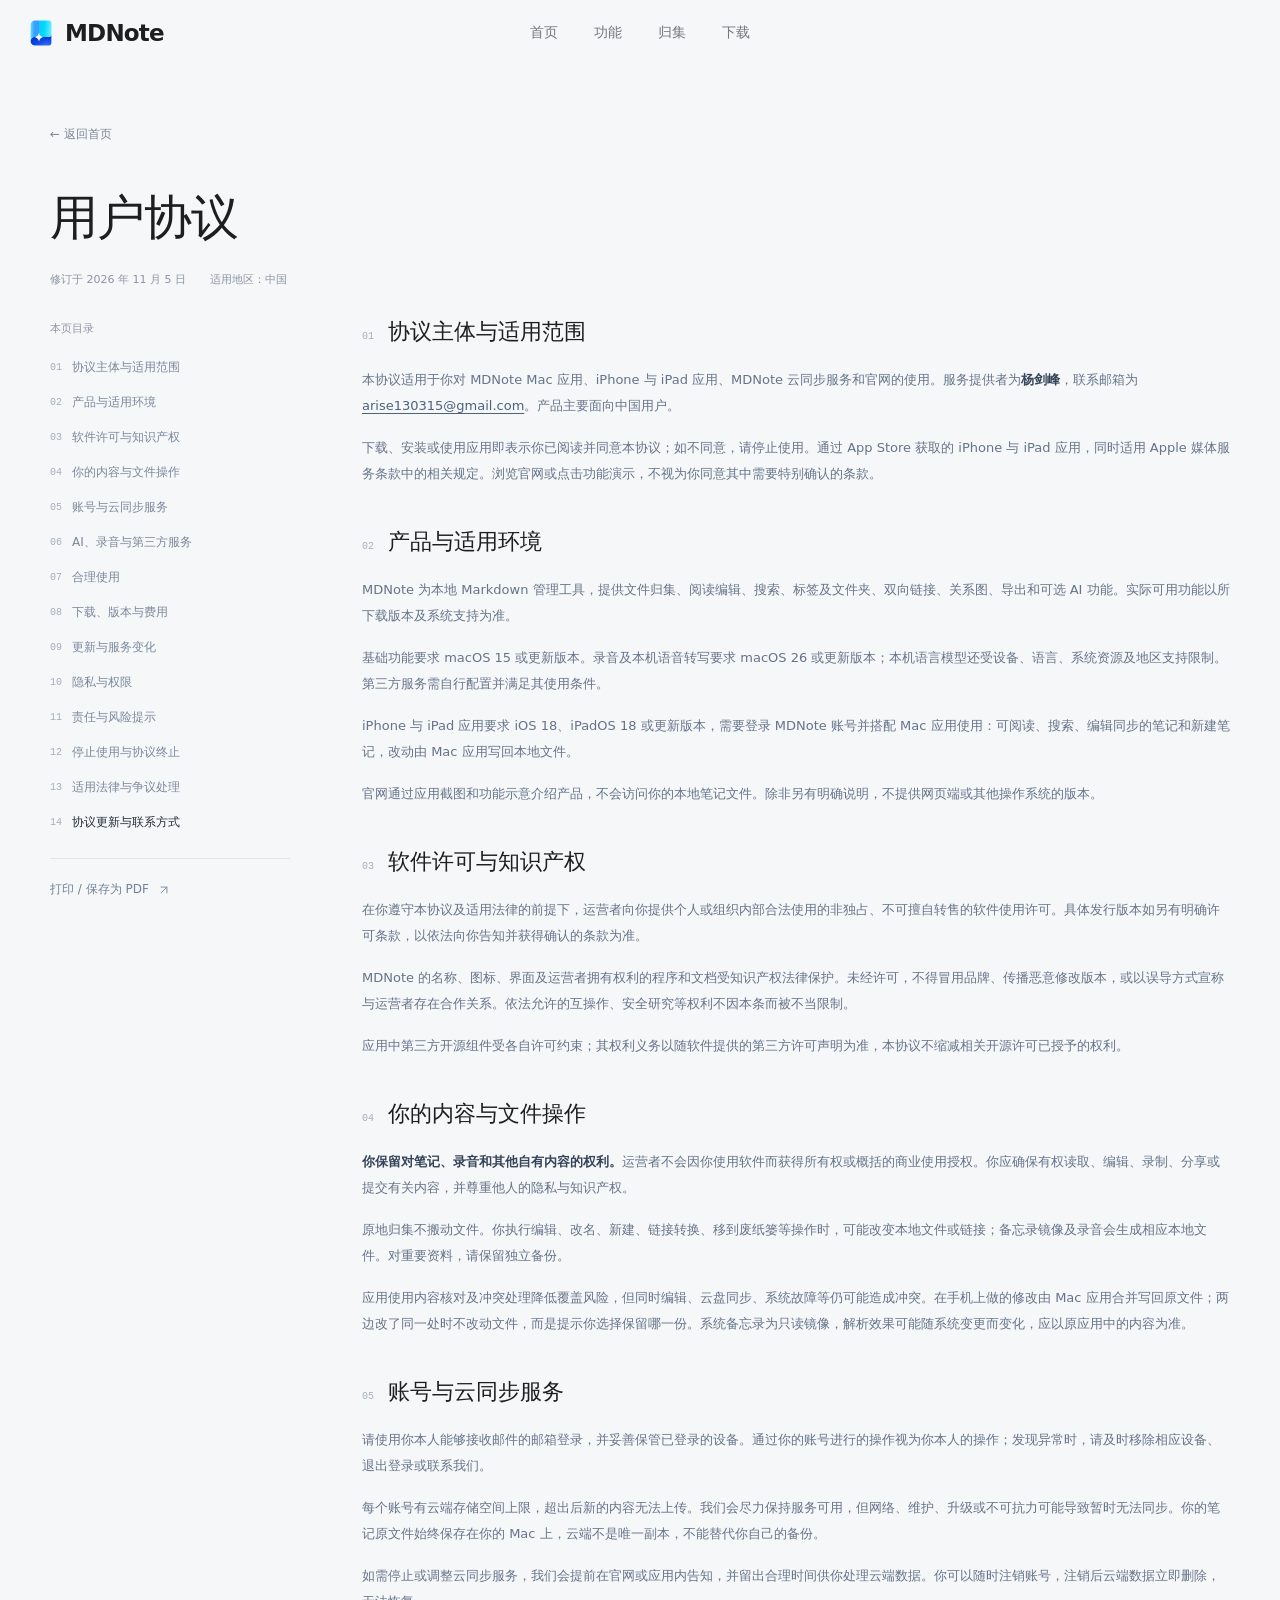
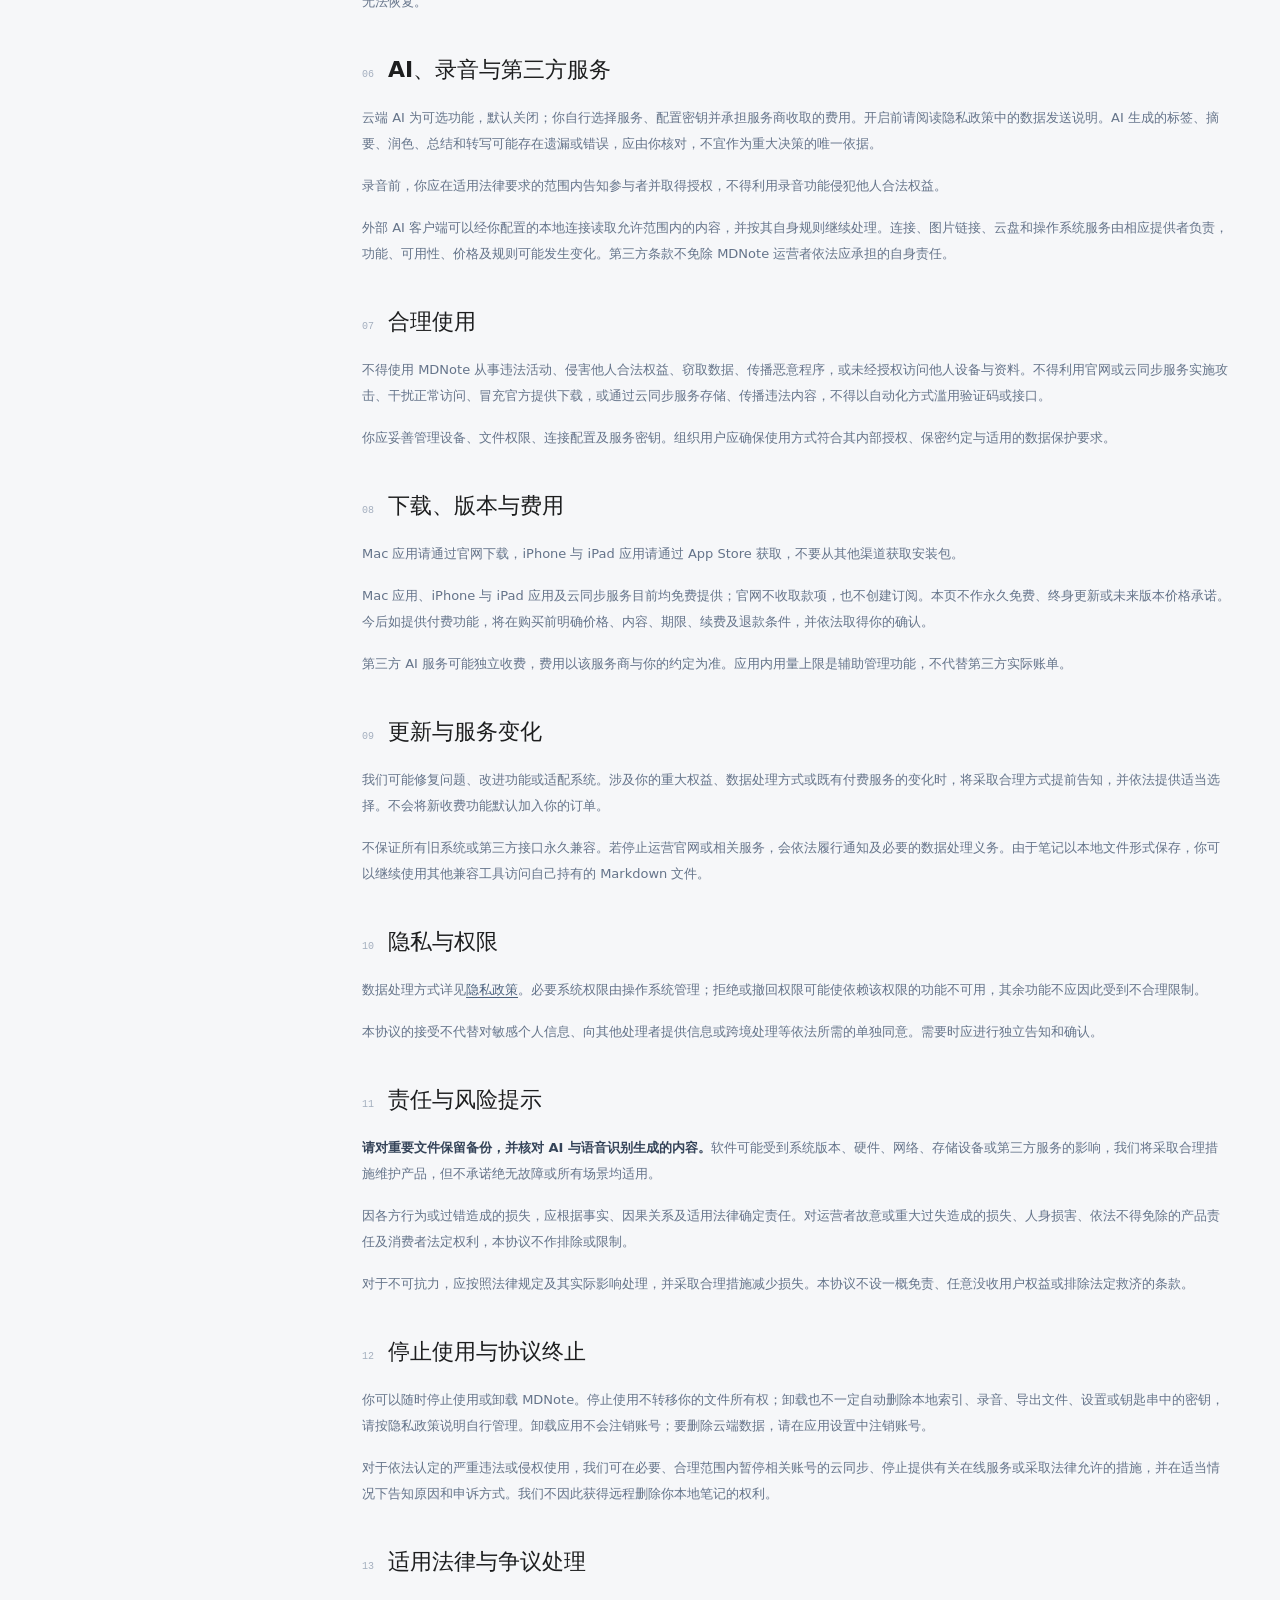
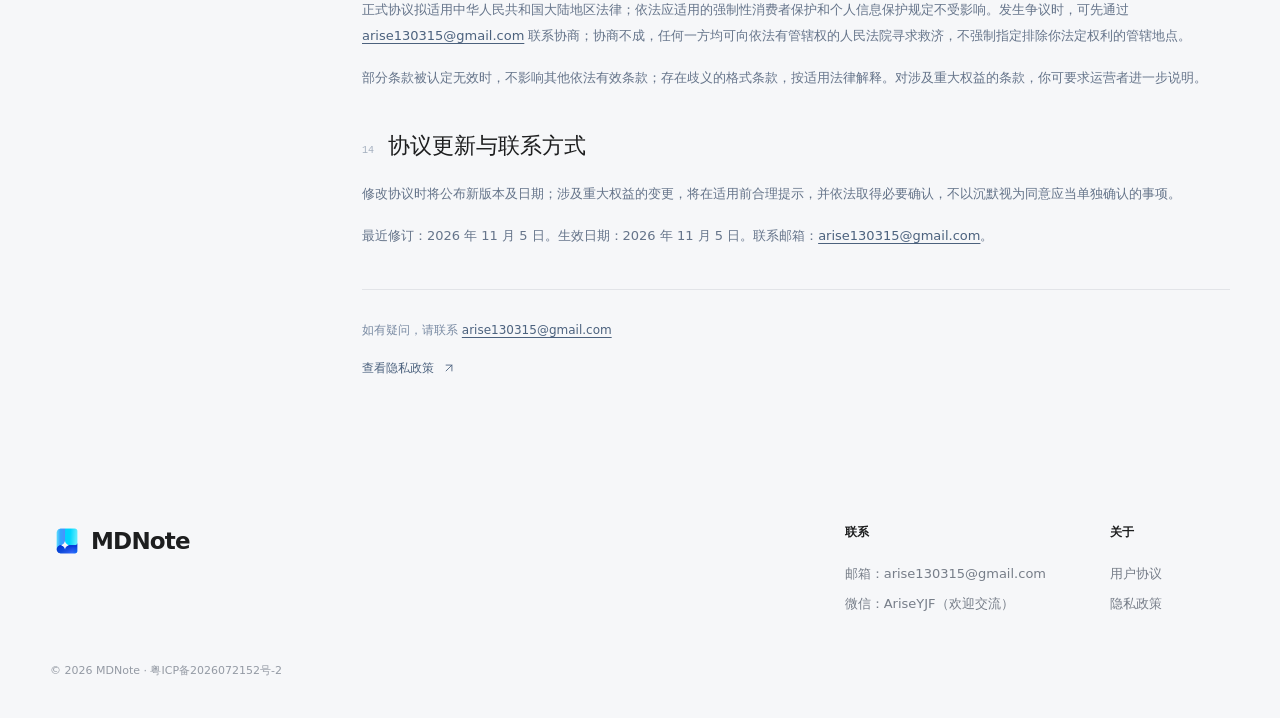
<file: terms/index.html>
<!doctype html>
<html lang="zh-CN"><head><meta charset="UTF-8"><meta name="viewport" content="width=device-width, initial-scale=1"><meta name="description" content="了解 MDNote 的软件许可、使用规则、第三方服务及权利义务。"><meta name="theme-color" content="#fafaf9"><meta name="color-scheme" content="light"><meta property="og:title" content="用户协议 — MDNote"><meta property="og:description" content="了解 MDNote 的软件许可、使用规则、第三方服务及权利义务。"><meta property="og:type" content="website"><title>用户协议 — MDNote</title><link rel="icon" href="../assets/logo.png" type="image/png"><link rel="stylesheet" href="../styles.css"><script src="../app.js" defer></script></head><body><a class="skip-link" href="#main">跳到主要内容</a><header class="header"><nav class="nav" aria-label="主导航"><a class="brand" href="../index.html" aria-label="MDNote 首页"><img src="../assets/logo.png" alt="" width="36" height="36"><span>MDNote</span></a><div class="nav-links" id="nav-links"><a href="../index.html" >首页</a><a href="../index.html#features">功能</a><a href="../index.html#sources">归集</a><a href="../download/index.html" >下载</a></div><div class="nav-end"><button class="menu-button" aria-label="打开导航" aria-expanded="false" aria-controls="nav-links"><svg class="icon " width="20" height="20" viewBox="0 0 24 24" fill="none" stroke="currentColor" stroke-width="1.5" stroke-linecap="round" stroke-linejoin="round" aria-hidden="true"><path d="M5 8h14M5 16h14"/></svg></button></div></nav></header><main id="main" class="legal-page wrap"><a class="back-link" href="../index.html">← 返回首页</a><div class="legal-heading"><h1>用户协议</h1><div class="legal-meta">修订于 2026 年 11 月 5 日<span>适用地区：中国</span></div></div><div class="legal-layout"><aside class="legal-toc"><span>本页目录</span><nav aria-label="协议目录"><a href="#section-1"><span>01</span>协议主体与适用范围</a><a href="#section-2"><span>02</span>产品与适用环境</a><a href="#section-3"><span>03</span>软件许可与知识产权</a><a href="#section-4"><span>04</span>你的内容与文件操作</a><a href="#section-5"><span>05</span>账号与云同步服务</a><a href="#section-6"><span>06</span>AI、录音与第三方服务</a><a href="#section-7"><span>07</span>合理使用</a><a href="#section-8"><span>08</span>下载、版本与费用</a><a href="#section-9"><span>09</span>更新与服务变化</a><a href="#section-10"><span>10</span>隐私与权限</a><a href="#section-11"><span>11</span>责任与风险提示</a><a href="#section-12"><span>12</span>停止使用与协议终止</a><a href="#section-13"><span>13</span>适用法律与争议处理</a><a href="#section-14"><span>14</span>协议更新与联系方式</a></nav><button class="print-button">打印 / 保存为 PDF <svg class="icon " width="20" height="20" viewBox="0 0 24 24" fill="none" stroke="currentColor" stroke-width="1.5" stroke-linecap="round" stroke-linejoin="round" aria-hidden="true"><path d="M7 17 17 7M7 7h10v10"/></svg></button></aside><article class="legal-content"><section id="section-1"><h2><span>01</span>协议主体与适用范围</h2><p>本协议适用于你对 MDNote Mac 应用、iPhone 与 iPad 应用、MDNote 云同步服务和官网的使用。服务提供者为<strong>杨剑峰</strong>，联系邮箱为 <a href="mailto:arise130315@gmail.com">arise130315@gmail.com</a>。产品主要面向中国用户。</p><p>下载、安装或使用应用即表示你已阅读并同意本协议；如不同意，请停止使用。通过 App Store 获取的 iPhone 与 iPad 应用，同时适用 Apple 媒体服务条款中的相关规定。浏览官网或点击功能演示，不视为你同意其中需要特别确认的条款。</p></section><section id="section-2"><h2><span>02</span>产品与适用环境</h2><p>MDNote 为本地 Markdown 管理工具，提供文件归集、阅读编辑、搜索、标签及文件夹、双向链接、关系图、导出和可选 AI 功能。实际可用功能以所下载版本及系统支持为准。</p><p>基础功能要求 macOS 15 或更新版本。录音及本机语音转写要求 macOS 26 或更新版本；本机语言模型还受设备、语言、系统资源及地区支持限制。第三方服务需自行配置并满足其使用条件。</p><p>iPhone 与 iPad 应用要求 iOS 18、iPadOS 18 或更新版本，需要登录 MDNote 账号并搭配 Mac 应用使用：可阅读、搜索、编辑同步的笔记和新建笔记，改动由 Mac 应用写回本地文件。</p><p>官网通过应用截图和功能示意介绍产品，不会访问你的本地笔记文件。除非另有明确说明，不提供网页端或其他操作系统的版本。</p></section><section id="section-3"><h2><span>03</span>软件许可与知识产权</h2><p>在你遵守本协议及适用法律的前提下，运营者向你提供个人或组织内部合法使用的非独占、不可擅自转售的软件使用许可。具体发行版本如另有明确许可条款，以依法向你告知并获得确认的条款为准。</p><p>MDNote 的名称、图标、界面及运营者拥有权利的程序和文档受知识产权法律保护。未经许可，不得冒用品牌、传播恶意修改版本，或以误导方式宣称与运营者存在合作关系。依法允许的互操作、安全研究等权利不因本条而被不当限制。</p><p>应用中第三方开源组件受各自许可约束；其权利义务以随软件提供的第三方许可声明为准，本协议不缩减相关开源许可已授予的权利。</p></section><section id="section-4"><h2><span>04</span>你的内容与文件操作</h2><p><strong>你保留对笔记、录音和其他自有内容的权利。</strong>运营者不会因你使用软件而获得所有权或概括的商业使用授权。你应确保有权读取、编辑、录制、分享或提交有关内容，并尊重他人的隐私与知识产权。</p><p>原地归集不搬动文件。你执行编辑、改名、新建、链接转换、移到废纸篓等操作时，可能改变本地文件或链接；备忘录镜像及录音会生成相应本地文件。对重要资料，请保留独立备份。</p><p>应用使用内容核对及冲突处理降低覆盖风险，但同时编辑、云盘同步、系统故障等仍可能造成冲突。在手机上做的修改由 Mac 应用合并写回原文件；两边改了同一处时不改动文件，而是提示你选择保留哪一份。系统备忘录为只读镜像，解析效果可能随系统变更而变化，应以原应用中的内容为准。</p></section><section id="section-5"><h2><span>05</span>账号与云同步服务</h2><p>请使用你本人能够接收邮件的邮箱登录，并妥善保管已登录的设备。通过你的账号进行的操作视为你本人的操作；发现异常时，请及时移除相应设备、退出登录或联系我们。</p><p>每个账号有云端存储空间上限，超出后新的内容无法上传。我们会尽力保持服务可用，但网络、维护、升级或不可抗力可能导致暂时无法同步。你的笔记原文件始终保存在你的 Mac 上，云端不是唯一副本，不能替代你自己的备份。</p><p>如需停止或调整云同步服务，我们会提前在官网或应用内告知，并留出合理时间供你处理云端数据。你可以随时注销账号，注销后云端数据立即删除，无法恢复。</p></section><section id="section-6"><h2><span>06</span>AI、录音与第三方服务</h2><p>云端 AI 为可选功能，默认关闭；你自行选择服务、配置密钥并承担服务商收取的费用。开启前请阅读隐私政策中的数据发送说明。AI 生成的标签、摘要、润色、总结和转写可能存在遗漏或错误，应由你核对，不宜作为重大决策的唯一依据。</p><p>录音前，你应在适用法律要求的范围内告知参与者并取得授权，不得利用录音功能侵犯他人合法权益。</p><p>外部 AI 客户端可以经你配置的本地连接读取允许范围内的内容，并按其自身规则继续处理。连接、图片链接、云盘和操作系统服务由相应提供者负责，功能、可用性、价格及规则可能发生变化。第三方条款不免除 MDNote 运营者依法应承担的自身责任。</p></section><section id="section-7"><h2><span>07</span>合理使用</h2><p>不得使用 MDNote 从事违法活动、侵害他人合法权益、窃取数据、传播恶意程序，或未经授权访问他人设备与资料。不得利用官网或云同步服务实施攻击、干扰正常访问、冒充官方提供下载，或通过云同步服务存储、传播违法内容，不得以自动化方式滥用验证码或接口。</p><p>你应妥善管理设备、文件权限、连接配置及服务密钥。组织用户应确保使用方式符合其内部授权、保密约定与适用的数据保护要求。</p></section><section id="section-8"><h2><span>08</span>下载、版本与费用</h2><p>Mac 应用请通过官网下载，iPhone 与 iPad 应用请通过 App Store 获取，不要从其他渠道获取安装包。</p><p>Mac 应用、iPhone 与 iPad 应用及云同步服务目前均免费提供；官网不收取款项，也不创建订阅。本页不作永久免费、终身更新或未来版本价格承诺。今后如提供付费功能，将在购买前明确价格、内容、期限、续费及退款条件，并依法取得你的确认。</p><p>第三方 AI 服务可能独立收费，费用以该服务商与你的约定为准。应用内用量上限是辅助管理功能，不代替第三方实际账单。</p></section><section id="section-9"><h2><span>09</span>更新与服务变化</h2><p>我们可能修复问题、改进功能或适配系统。涉及你的重大权益、数据处理方式或既有付费服务的变化时，将采取合理方式提前告知，并依法提供适当选择。不会将新收费功能默认加入你的订单。</p><p>不保证所有旧系统或第三方接口永久兼容。若停止运营官网或相关服务，会依法履行通知及必要的数据处理义务。由于笔记以本地文件形式保存，你可以继续使用其他兼容工具访问自己持有的 Markdown 文件。</p></section><section id="section-10"><h2><span>10</span>隐私与权限</h2><p>数据处理方式详见<a href="../privacy/index.html">隐私政策</a>。必要系统权限由操作系统管理；拒绝或撤回权限可能使依赖该权限的功能不可用，其余功能不应因此受到不合理限制。</p><p>本协议的接受不代替对敏感个人信息、向其他处理者提供信息或跨境处理等依法所需的单独同意。需要时应进行独立告知和确认。</p></section><section id="section-11"><h2><span>11</span>责任与风险提示</h2><p><strong>请对重要文件保留备份，并核对 AI 与语音识别生成的内容。</strong>软件可能受到系统版本、硬件、网络、存储设备或第三方服务的影响，我们将采取合理措施维护产品，但不承诺绝无故障或所有场景均适用。</p><p>因各方行为或过错造成的损失，应根据事实、因果关系及适用法律确定责任。对运营者故意或重大过失造成的损失、人身损害、依法不得免除的产品责任及消费者法定权利，本协议不作排除或限制。</p><p>对于不可抗力，应按照法律规定及其实际影响处理，并采取合理措施减少损失。本协议不设一概免责、任意没收用户权益或排除法定救济的条款。</p></section><section id="section-12"><h2><span>12</span>停止使用与协议终止</h2><p>你可以随时停止使用或卸载 MDNote。停止使用不转移你的文件所有权；卸载也不一定自动删除本地索引、录音、导出文件、设置或钥匙串中的密钥，请按隐私政策说明自行管理。卸载应用不会注销账号；要删除云端数据，请在应用设置中注销账号。</p><p>对于依法认定的严重违法或侵权使用，我们可在必要、合理范围内暂停相关账号的云同步、停止提供有关在线服务或采取法律允许的措施，并在适当情况下告知原因和申诉方式。我们不因此获得远程删除你本地笔记的权利。</p></section><section id="section-13"><h2><span>13</span>适用法律与争议处理</h2><p>正式协议拟适用中华人民共和国大陆地区法律；依法应适用的强制性消费者保护和个人信息保护规定不受影响。发生争议时，可先通过 <a href="mailto:arise130315@gmail.com">arise130315@gmail.com</a> 联系协商；协商不成，任何一方均可向依法有管辖权的人民法院寻求救济，不强制指定排除你法定权利的管辖地点。</p><p>部分条款被认定无效时，不影响其他依法有效条款；存在歧义的格式条款，按适用法律解释。对涉及重大权益的条款，你可要求运营者进一步说明。</p></section><section id="section-14"><h2><span>14</span>协议更新与联系方式</h2><p>修改协议时将公布新版本及日期；涉及重大权益的变更，将在适用前合理提示，并依法取得必要确认，不以沉默视为同意应当单独确认的事项。</p><p>最近修订：2026 年 11 月 5 日。生效日期：2026 年 11 月 5 日。联系邮箱：<a href="mailto:arise130315@gmail.com">arise130315@gmail.com</a>。</p></section><div class="legal-ending">如有疑问，请联系 <a href="mailto:arise130315@gmail.com">arise130315@gmail.com</a><a href="../privacy/index.html">查看隐私政策 <svg class="icon " width="20" height="20" viewBox="0 0 24 24" fill="none" stroke="currentColor" stroke-width="1.5" stroke-linecap="round" stroke-linejoin="round" aria-hidden="true"><path d="M7 17 17 7M7 7h10v10"/></svg></a></div></article></div></main><footer class="footer wrap"><div class="footer-top"><a class="brand" href="../index.html" aria-label="MDNote 首页"><img src="../assets/logo.png" alt="" width="36" height="36"><span>MDNote</span></a><div class="footer-columns"><div><h3>联系</h3><span class="footer-contact">邮箱：arise130315@gmail.com</span><span class="footer-contact">微信：AriseYJF（欢迎交流）</span></div><div><h3>关于</h3><a href="index.html">用户协议</a><a href="../privacy/index.html">隐私政策</a></div></div></div><div class="footer-bottom">© 2026 MDNote · <a href="https://beian.miit.gov.cn/" target="_blank" rel="noopener noreferrer">粤ICP备2026072152号-2</a></div></footer></body></html>
</file>
<file: styles.css>
:root {
  --page: #f6f7f9;
  --surface: #fff;
  --ink: #1d1e1f;
  --muted: #75777c;
  --line: #e2e4e8;
  --ease: cubic-bezier(.2, 0, 0, 1);
  --container: 1180px;
  --section-gap: 120px;
  --white: #fff;
  --gray: #75777c;
  --soft: #f3f4f6;
  --fill: #edf0f4;
}
* { box-sizing: border-box; }
html { scroll-behavior: smooth; scroll-padding-top: 110px; -webkit-text-size-adjust: 100%; }
body { margin: 0; background: var(--page); color: var(--ink); font-family: system-ui, -apple-system, 'PingFang SC', 'Microsoft YaHei', sans-serif; -webkit-font-smoothing: antialiased; }
button, input { font: inherit; }
button, a { -webkit-tap-highlight-color: transparent; touch-action: manipulation; }
button { color: inherit; border: 0; cursor: pointer; }
a { color: inherit; text-decoration: none; }
p, h1, h2, h3, h4 { margin: 0; }
p { line-height: 1.75; }
h1, h2, h3, h4 { font-weight: 600; }
img, svg { vertical-align: middle; }
img { max-width: 100%; }
[hidden] { display: none !important; }
::selection { background: #dce2e9; }
:focus-visible { outline: 2px solid #69727f; outline-offset: 5px; }
.wrap { width: min(var(--container), calc(100% - 48px)); margin-inline: auto; }
.icon { flex-shrink: 0; }
.button { display: inline-flex; align-items: center; justify-content: center; gap: 8px; min-height: 44px; padding: 0 19px; border: 1px solid transparent; border-radius: 12px; font-size: 14px; font-weight: 550; transition: background .2s, box-shadow .3s, transform .3s var(--ease); }
.button .icon { width: 17px; height: 17px; }
.apple-symbol { font-family: 'Helvetica Neue', -apple-system, sans-serif; font-size: 1.35em; font-weight: 400; line-height: 1; }
.button:hover { transform: translateY(-2px); }
.button:active { transform: translateY(0) scale(.98); }
.button.primary { background: var(--ink); color: var(--surface); }
.button.primary:hover { background: #36383b; box-shadow: 0 5px 12px #20212412; }
.button.secondary { background: #fff9; border-color: #d9dce1; color: var(--ink); }
.button.secondary:hover { background: #fff; }
.button.light { background: #fff; color: #111; }
.button.outline { border-color: #ffffff42; color: #fff; background: transparent; }
.button.outline:hover { background: #ffffff12; }
.button:disabled { background: #dfe1e5; color: #686c73; cursor: not-allowed; transform: none; box-shadow: none; }
.skip-link { position: fixed; top: -80px; left: 16px; padding: 12px 20px; background: #111; color: #fff; z-index: 200; border-radius: 8px; }
.skip-link:focus { top: 12px; }
.header { position: fixed; top: 0; left: 0; right: 0; z-index: 100; padding: 16px 24px; transition: top .6s var(--ease), left .6s var(--ease), right .6s var(--ease), padding .6s var(--ease), border-radius .6s var(--ease), background .6s, box-shadow .6s; }
.header.scrolled { top: 12px; left: max(24px, calc((100% - 1180px) / 2)); right: max(24px, calc((100% - 1180px) / 2)); padding: 10px 10px 10px 16px; border-radius: 20px; background: #ffffffb3; backdrop-filter: blur(18px); -webkit-backdrop-filter: blur(18px); box-shadow: 0 0 0 1px #fff, 0 6px 24px #20242b0d, inset 0 1px 1px #ffffff80; }
.nav { display: grid; grid-template-columns: 1fr auto 1fr; align-items: center; width: 100%; gap: 20px; }
.brand { display: inline-flex; align-items: center; gap: 7px; justify-self: start; font-size: 23px; font-weight: 650; letter-spacing: -.8px; white-space: nowrap; }
.brand img { width: 34px; height: 34px; }
.nav-links { display: flex; align-items: center; gap: 32px; }
.nav-links a { height: 32px; padding: 0 2px; display: flex; align-items: center; position: relative; font-size: 14px; color: #74777d; font-weight: 400; }
.nav-links a:after { content: ''; position: absolute; bottom: -3px; left: 0; right: 0; height: 2px; border-radius: 2px; background: #333; transform: scaleX(0); transform-origin: left; transition: transform .25s var(--ease); }
.nav-links a:hover, .nav-links a[aria-current] { color: var(--ink); }
.nav-links a:hover:after, .nav-links a[aria-current]:after { transform: scaleX(1); }
.nav-end { display: flex; align-items: center; justify-self: end; gap: 12px; }
.menu-button { display: none; width: 36px; height: 36px; align-items: center; justify-content: center; background: transparent; border: 1px solid var(--line); border-radius: 10px; }
.hero { padding: clamp(148px, 12.5vw, 180px) 24px 64px; text-align: center; }
.hero-inner { position: relative; max-width: var(--container); margin-inline: auto; }
.hero h1 { font-size: clamp(31px, 4.5vw, 56px); line-height: 1.16; letter-spacing: -.025em; font-weight: 600; }
.hero-separator { color: #b3b6bd; font-weight: 300; margin: 0 8px; }
.hero-description { font-size: 16px; color: #73767d; margin-top: 24px; }
.hero-actions { display: flex; align-items: center; justify-content: center; gap: 12px; margin-top: 32px; }
.demo-wrap { width: min(1080px, 100%); margin: clamp(40px, 5.6vw, 80px) auto 0; text-align: left; }
/* Smaller proportional corners; a 1px bleed hides the screenshot's edge pixels. */
.app-capture { position: relative; aspect-ratio: 2842 / 1742; overflow: hidden; border-radius: 1.7% / 2.77%; background: #fff; box-shadow: 0 0 0 1px #26303e24, 0 8px 18px -10px #26303e24, 0 28px 64px -24px #26303e38; }
.app-capture img { display: block; position: absolute; inset: -1px; width: calc(100% + 2px); max-width: none; height: calc(100% + 2px); object-fit: cover; }
.feature-capture { width: 100%; height: 100%; overflow: hidden; position: relative; background: #fff; }
.feature-capture img { display: block; width: 100%; height: 100%; object-fit: contain; }
/* Reference: left feature selectors, right pinned vertical filmstrip. */
.feature-story { padding-top: 48px; }
.story-heading { padding-top: 20px; }
.story-heading h2, .sources-section h2, .agent-section>h2 { font-size: clamp(28px, 4.4vw, 40px); letter-spacing: -.02em; font-weight: 600; line-height: 1.3; }
.story-pin { height: 300vh; margin-top: -64px; }
.story-stage { position: sticky; top: 0; height: 100vh; display: grid; grid-template-columns: minmax(280px, 34%) 1fr; gap: clamp(32px, 5vw, 72px); padding-top: clamp(104px, 13vh, 132px); padding-bottom: 40px; align-items: start; }
.story-tabs { display: flex; flex-direction: column; }
.story-tab { display: block; background: transparent; text-align: left; padding: 22px 0; border-bottom: 1px solid var(--line); }
.story-tab:last-child { border-bottom: 0; }
.story-label { display: block; font-size: clamp(21px, 2.2vw, 26px); font-weight: 400; line-height: 1.35; letter-spacing: -.01em; color: #9b9da3; transition: color .35s; }
.story-tab:hover .story-label { color: #666a71; }
.story-tab.is-active .story-label { color: var(--ink); }
.story-description { display: grid; grid-template-rows: 0fr; opacity: 0; margin-top: 0; transition: grid-template-rows .45s var(--ease), opacity .35s, margin-top .45s var(--ease); }
.story-description>span { overflow: hidden; font-size: clamp(14px, 1.4vw, 17px); line-height: 1.6; color: #757980; }
.story-tab.is-active .story-description { grid-template-rows: 1fr; opacity: 1; margin-top: 12px; }
.story-canvas { height: calc(100vh - clamp(104px, 13vh, 132px) + 8px); margin: -48px -32px 0; padding: 48px 32px 0; overflow: hidden; mask-image: linear-gradient(180deg, transparent, #000 46px, #000 calc(100% - 46px), transparent); -webkit-mask-image: linear-gradient(180deg, transparent, #000 46px, #000 calc(100% - 46px), transparent); }
.story-strip { display: flex; flex-direction: column; gap: 32px; will-change: transform; }
.story-panel { width: 100%; aspect-ratio: 1440 / 1000; background: #eeeff2; border: 1px solid #dfe2e8; border-radius: 20px; box-shadow: 0 4px 10px -6px #2028321a, 0 20px 36px -14px #20283230; flex-shrink: 0; overflow: hidden; transform-origin: 100% 50%; }
/* Same centered hub composition as the reference, with MDNote's actual sources. */
.sources-section { padding-top: 24px; padding-bottom: 0; }
@media(min-width:781px) { .sources-section { margin-top: var(--story-tail-gap, 0px); } }
.source-map { max-width: 900px; aspect-ratio: 900 / 460; margin: 56px auto 0; position: relative; color: #c9ced6; }
.source-map>svg { width: 100%; height: 100%; position: absolute; inset: 0; }
.source-center { position: absolute; top: 50%; left: 50%; transform: translate(-50%, -50%); }
.source-center img { width: 144px; height: 144px; }
.source-node { position: absolute; transform: translate(-50%, -50%); text-align: center; color: #858b96; }
.source-tile { width: 72px; height: 72px; display: flex; align-items: center; justify-content: center; }
.source-tile img { display: block; width: 100%; height: 100%; object-fit: contain; transition: transform .4s var(--ease); }
.source-node:is(.source-a,.source-b,.source-c,.source-f) .source-tile img { width: 86%; height: 86%; }
.source-node:hover .source-tile img { transform: translateY(-5px); }
.source-node>span { display: block; font-size: 12px; margin-top: 8px; }
.source-a { left: 25.8%; top: 17.4%; }.source-b { left: 12.8%; top: 50%; }.source-c { left: 25.8%; top: 82.6%; }.source-d { left: 74.2%; top: 17.4%; }.source-e { left: 87.2%; top: 50%; }.source-f { left: 74.2%; top: 82.6%; }
.organization-section { margin-top: var(--section-gap); }
.organization-section>h2 { text-align: left; }
.organization { display: grid; grid-template-columns: repeat(3, minmax(0,1fr)); gap: 24px; margin-top: 48px; }
.agent-grid h3, .ai-copy h3 { font-size: 22px; font-weight: 500; line-height: 1.4; }
.organization h3 { font-size: 18px; font-weight: 400; line-height: 1.6; }
.organization-item { min-width: 0; }
.organization-art { display: flex; flex-direction: column; align-items: center; justify-content: center; width: 100%; aspect-ratio: 1; padding: 24px; margin-bottom: 20px; border-radius: 32px; background: var(--fill); overflow: hidden; }
.organization-art svg { display: block; width: 100%; max-width: 420px; flex-shrink: 0; overflow: visible; }
.view-switch { display: flex; justify-content: center; gap: 4px; margin-bottom: 16px; }
.view-switch button { padding: 8px 16px; min-height: 40px; border-radius: 20px; background: transparent; color: var(--muted); font-size: 12px; transition: background .25s, color .25s; }
.view-switch button:hover { background: #e9ebef; color: var(--ink); }
.view-switch button[aria-pressed="true"] { background: #292b2f; color: #fff; }
.view-art>svg { height: auto; }
.organization-art { --illustration-ink: #414851; }
.view-switch button { color: var(--illustration-ink); }
.view-groups rect { fill: none; stroke: #bbc2cc; stroke-width: 1; }
.view-groups text { fill: var(--illustration-ink); text-anchor: middle; font-size: 14px; }
.view-note { transition: transform .8s var(--ease); }
.note-paper { fill: none; stroke: #8d98a7; stroke-width: 1.2; }
.note-ink { fill: none; stroke: #687582; stroke-width: 1.2; stroke-linecap: round; }
.sorting-art svg { max-height: 292px; }
.sorting-routes { stroke: #aeb9c7; stroke-width: 1.1; stroke-dasharray: 2 6; animation: sorting-flow 12s linear infinite; }
.paper-front { fill: none; stroke: #8d98a7; stroke-width: 1.2; }
.paper-title { stroke: var(--illustration-ink); stroke-width: 1.3; stroke-linecap: round; }
.paper-lines { stroke: #687582; stroke-width: 1.2; stroke-linecap: round; }
.engine-ring { fill: none; stroke: #8d98a7; stroke-width: 1.2; }
.sorting-engine text { fill: var(--illustration-ink); font: 17px ui-monospace, monospace; text-anchor: middle; }
.sorting-signal { fill: #7899c2; animation: sorting-transfer 8s ease-in-out infinite; }
.sorting-result rect { fill: none; stroke: #9da8b6; stroke-width: 1; animation: result-breathe 8s ease-in-out infinite; }
.sorting-result path { fill: none; stroke: var(--illustration-ink); stroke-width: 1.2; stroke-linecap: round; stroke-linejoin: round; }
.sorting-result text { fill: var(--illustration-ink); font-size: 14px; }
.result-type rect { animation-delay: .6s; }.result-summary rect { animation-delay: 1.2s; }
.graph-links { stroke: #c7ced8; stroke-width: 1; stroke-linecap: round; stroke-linejoin: round; }
.graph-focus-links { stroke: #a7b6c8; stroke-width: 1.2; }
.graph-nodes { fill: #8f99a7; }.graph-nodes .graph-small { fill: #bcc6d3; }
.graph-labels text { fill: var(--illustration-ink); font-size: 14px; text-anchor: middle; }
.graph-focus circle { fill: #6c95c0; }
.graph-focus text { fill: var(--illustration-ink); font-size: 15px; text-anchor: middle; }
.graph-signal { fill: #7899c2; offset-path: path('M90 92L205 155L318 235'); animation: link-transfer 8s ease-in-out infinite alternate; }
.organization-art :is(.sorting-routes,.sorting-signal,.sorting-result rect,.graph-signal) { animation-play-state: paused; }
.organization-art.is-visible :is(.sorting-routes,.sorting-signal,.sorting-result rect,.graph-signal) { animation-play-state: running; }
@keyframes sorting-flow { to { stroke-dashoffset: -32; } }
@keyframes sorting-transfer { 0%,12% { transform: translateX(0); opacity: 0; } 24% { opacity: 1; } 60% { transform: translateX(55px); opacity: 1; } 76%,100% { transform: translateX(55px); opacity: 0; } }
@keyframes result-breathe { 0%,20%,100% { stroke-opacity: .6; } 50%,70% { stroke-opacity: 1; } }
@keyframes link-transfer { from { offset-distance: 0%; } to { offset-distance: 100%; } }
@media(prefers-reduced-motion:reduce) { .sorting-signal,.graph-signal { display: none; }.organization-art :is(.sorting-routes,.sorting-result rect) { animation: none; }.view-note { transition: none; } }
@media(max-width:780px) { :root { --section-gap: 80px; }.organization { grid-template-columns: 1fr; }.organization-art { max-width: 460px; margin-inline: auto; border-radius: 28px; }.organization-item { width: 100%; max-width: 460px; margin-inline: auto; }.view-switch button { padding-inline: 16px; } }
@media(max-width:500px) { .organization-art { padding: 24px; margin-bottom: 16px; }.organization h3 { font-size: 16px; }.view-switch { margin-bottom: 20px; } }
.agent-section { padding-block: var(--section-gap) 88px; }
.agent-grid { display: grid; grid-template-columns: repeat(3, minmax(0,1fr)); gap: 24px; margin-top: 48px; }
.agent-card { display: flex; flex-direction: column; min-width: 0; min-height: 460px; overflow: hidden; border-radius: 32px; background: var(--fill); }
.agent-card-copy { padding: 32px 32px 0; }
.agent-card p { color: var(--ink); font-size: 16px; line-height: 1.75; margin-top: 8px; }
/* 裁掉素材自带的旧圆角描边，避免与一体卡片的边缘叠出接缝。 */
.agent-capture { overflow: hidden; flex-shrink: 0; aspect-ratio: 1.35; margin-top: auto; mask-image: linear-gradient(to bottom, transparent, #000 24px); -webkit-mask-image: linear-gradient(to bottom, transparent, #000 24px); }
.agent-capture img { display: block; width: calc(100% + 4px); max-width: none; height: calc(100% + 4px); margin: -2px; object-fit: cover; clip-path: inset(2px round 6% / 8%); }
@media(min-width:781px) and (max-width:1100px) { .agent-card { min-height: 420px; }.agent-card-copy { padding: 28px 24px 0; } }
.ai-section { display: flex; justify-content: space-between; align-items: center; gap: 48px; border-top: 1px solid var(--line); margin-top: 48px; padding-top: 36px; }
.ai-scope { display: flex; align-items: center; gap: 7px; color: #8a9099; font-size: 12px; margin-top: 12px; }
.ai-scope .icon { width: 14px; height: 14px; }
.ai-apps { display: flex; align-items: center; gap: 32px; list-style: none; padding: 0; margin: 0; }
.ai-apps li { text-align: center; min-width: 0; }
.ai-apps img { display: block; width: 64px; height: 64px; object-fit: contain; transition: transform .4s var(--ease); }
.ai-apps li:hover img { transform: translateY(-5px); }
.ai-apps span { display: block; margin-top: 8px; font-size: 12px; color: #656c77; }
@media(max-width:780px) { .organization { gap: 36px; margin-top: 32px; }.agent-grid h3, .ai-copy h3 { font-size: 20px; }.agent-grid { grid-template-columns: 1fr; gap: 24px; margin-top: 32px; }.agent-card { min-height: 0; border-radius: 28px; }.agent-card-copy { padding: 28px 28px 0; }.agent-card p { font-size: 15px; }.agent-capture { margin-top: 32px; }.agent-section { padding-block: var(--section-gap) 64px; }.ai-section { align-items: flex-start; flex-direction: column; gap: 28px; }.ai-apps { gap: 32px; } }
@media(max-width:500px) { .organization { gap: 32px; }.agent-section>h2 { max-width: 300px; }.ai-scope { font-size: 11px; } }
.cta-section { padding-bottom: 0; }
.cta-card { background: #111; border-radius: 32px; padding: 80px 24px; text-align: center; color: #fff; }
.cta-card h2 { font-size: clamp(26px, 4vw, 48px); font-weight: 400; letter-spacing: -.02em; }
.cta-actions { display: flex; align-items: center; justify-content: center; gap: 12px; margin-top: 56px; }
.footer { padding-top: 72px; padding-bottom: 40px; }
.footer-top { display: flex; justify-content: space-between; align-items: flex-start; gap: 48px; }
.footer-columns { display: grid; grid-template-columns: max-content 120px; gap: 64px; }
.footer-columns h3 { font-size: 12px; font-weight: 600; margin-bottom: 18px; }
.footer-columns :is(a, .footer-contact) { display: block; font-size: 13px; color: #777e89; padding: 6px 0; }
.footer-columns a:hover { color: var(--ink); }
.footer-contact { overflow-wrap: anywhere; }
.footer-bottom { font-size: 11px; color: #949aa4; margin-top: 44px; }
/* Download and legal pages share the reference's spacing and type scale. */
.download-page { padding-top: 148px; padding-bottom: 40px; }
.download-page>h1 { text-align: center; font-size: clamp(32px, 5.2vw, 56px); font-weight: 500; letter-spacing: -.02em; }
.download-panel { max-width: 1060px; margin: 64px auto 0; padding: 56px 24px; background: #eeeff2; border: 1px solid #e5e7eb; border-radius: 32px; text-align: center; }
.download-product img { width: 96px; height: 96px; border-radius: 22px; }
.download-product h2 { font-size: 28px; font-weight: 500; margin-top: 20px; letter-spacing: -.5px; }
.download-product p { font-size: 13px; color: #868d99; margin-top: 12px; }
.download-panel>.button { margin-top: 32px; min-width: 190px; }
.install-guide { margin-top: 24px; }
.install-guide summary { display: inline-flex; align-items: center; gap: 4px; list-style: none; cursor: pointer; font-size: 11px; color: #9199a6; }
.install-guide summary::-webkit-details-marker { display: none; }
.install-guide summary:hover { color: #404853; }
.install-guide summary .icon { width: 12px; height: 12px; transition: transform .3s var(--ease); }
.install-guide[open] summary .icon { transform: rotate(180deg); }
.install-steps { max-width: 760px; margin: 20px auto 0; padding: 24px 28px; background: var(--surface); border: 1px solid var(--line); border-radius: 20px; text-align: left; font-size: 13px; line-height: 1.9; color: #3d434c; }
.install-steps ol { list-style: none; margin: 10px 0; padding-left: 18px; }
.install-steps code { font-family: ui-monospace, Menlo, monospace; font-size: 12px; padding: 2px 6px; border-radius: 6px; background: #f1f2f4; white-space: nowrap; }
.faq-section { max-width: 1060px; margin: 72px auto 0; display: grid; grid-template-columns: 1fr 1.6fr; gap: 72px; }
.faq-section h2 { font-size: 28px; font-weight: 500; }
.faq-list details { border-bottom: 1px solid var(--line); }
.faq-list summary { display: flex; align-items: center; justify-content: space-between; gap: 20px; list-style: none; cursor: pointer; padding: 20px 0; min-height: 64px; font-size: 14px; }
.faq-list details:first-child summary { padding-top: 0; min-height: 44px; }
.faq-list summary::-webkit-details-marker { display: none; }
.faq-plus { display: flex; color: #8d96a4; transition: transform .3s var(--ease); }.faq-plus .icon { width: 17px; height: 17px; }
.faq-list details[open] .faq-plus { transform: rotate(45deg); }
.faq-answer { padding: 0 24px 20px 0; font-size: 12px; line-height: 1.9; color: #7c8796; animation: note-in .3s var(--ease); }
.legal-page { padding-top: 112px; }
.back-link { display: inline-flex; align-items: center; min-height: 44px; font-size: 12px; color: #7e8796; }
.legal-heading { padding: 30px 0; }
.legal-heading h1 { font-size: 48px; font-weight: 500; letter-spacing: -.02em; }
.legal-meta { display: flex; gap: 24px; font-size: 11px; color: #8a94a3; margin-top: 22px; }
.legal-notice { padding: 18px 22px; display: flex; align-items: baseline; gap: 20px; background: #eceff3; border: 1px solid #e1e6ed; border-radius: 12px; margin-bottom: 48px; font-size: 12px; color: #7c8899; }
.legal-notice strong { white-space: nowrap; font-weight: 550; color: #586678; }
.legal-layout { display: grid; grid-template-columns: 240px 1fr; gap: 72px; padding-bottom: 72px; }
.legal-toc { position: sticky; top: 112px; align-self: start; }.legal-toc>span { font-size: 11px; color: #8d98a8; }
.legal-toc nav { display: flex; flex-direction: column; gap: 4px; margin-top: 16px; }
.legal-toc a { display: flex; align-items: center; gap: 10px; padding: 7px 0; font-size: 12px; color: #7a889c; }
.legal-toc a span { font: 10px ui-monospace,monospace; color: #a3adbc; }
.legal-toc a:hover, .legal-toc a.active { color: #232c39; }
.print-button { display: flex; align-items: center; gap: 8px; background: transparent; border-top: 1px solid var(--line); width: 100%; padding: 22px 0; margin-top: 20px; font-size: 12px; color: #728399; }
.print-button .icon { width: 14px; height: 14px; }
.legal-content { min-width: 0; }.legal-content section { scroll-margin-top: 112px; margin-bottom: 40px; }
.legal-content h2 { font-size: 22px; display: flex; gap: 14px; align-items: baseline; font-weight: 550; margin-bottom: 20px; }
.legal-content h2>span { font: 10px ui-monospace,monospace; color: #a4afbf; }
.legal-content p { font-size: 13px; line-height: 2; color: #65748a; margin-bottom: 16px; overflow-wrap: anywhere; }
.legal-content strong { color: #354459; font-weight: 600; }.legal-content a { color: #4c627e; text-decoration: underline; text-underline-offset: 3px; }
.legal-content code { font: 11px ui-monospace,monospace; background: #e8edf4; padding: 3px 5px; border-radius: 4px; }
.legal-ending { font-size: 12px; color: #7a8ba3; padding-top: 28px; border-top: 1px solid var(--line); line-height: 2; }.legal-ending>a:last-child { display: flex; align-items: center; gap: 8px; margin-top: 14px; text-decoration: none; }.legal-ending .icon { width: 14px; height: 14px; }
.not-found { text-align: center; padding: 180px 0; }.not-found h1 { font-size: 36px; margin: 20px 0 30px; }
.sr-only { position: absolute; width: 1px; height: 1px; padding: 0; margin: -1px; overflow: hidden; clip: rect(0,0,0,0); white-space: nowrap; border: 0; }
@media(min-width:781px) and (max-height:720px) {.story-panel { max-height: calc(100vh - 150px); } }
@media(min-width:781px) and (max-width:1100px) { .story-panel { min-height: 380px; } }
@media(min-width:501px) and (max-width:780px) { .story-panel { min-height: 420px; } }
@media(max-width:500px) { .story-panel { min-height: 300px; } }
@media(max-width:1100px) {.legal-layout { grid-template-columns: 210px 1fr; gap: 40px; } }
@media(max-width:780px) {
  .header { padding: 16px 24px; }.nav { display: flex; gap: 16px; }.nav-end { margin-left: auto; }.nav-links { display: none; position: absolute; top: calc(100% + 8px); left: 0; right: 0; background: #fffffff5; backdrop-filter: blur(18px); border: 1px solid #fff; border-radius: 20px; padding: 16px 24px; box-shadow: 0 12px 30px #26344b14; }.nav-links.is-open { display: flex; flex-direction: column; align-items: stretch; gap: 0; }.nav-links a { height: 48px; }.nav-links a:after { display: none; }.menu-button { display: flex; }.brand { font-size: 21px; }.brand img { width: 32px; height: 32px; }
  .hero { padding-top: 132px; padding-bottom: 40px; }.hero h1 { font-size: min(36px, calc((100vw - 48px) / 9.5)); line-height: 1.32; }.hero-brand { display: block; font-size: 1.25em; margin-bottom: 4px; }.hero-separator { display: none; }.hero-title-line { display: block; }.hero-description { margin-top: 20px; font-size: 14px; }.hero-actions { margin-top: 28px; }.demo-wrap { margin-top: 40px; }
  .feature-story { padding-top: 40px; }.story-heading { padding-top: 0; margin-bottom: 24px; }.story-heading h2, .sources-section h2, .agent-section>h2 { font-size: 30px; }.story-pin { height: auto !important; margin-top: 0; }.story-stage { position: static; height: auto; display: grid; grid-template-columns: 1fr; gap: 12px; padding-top: 0; padding-bottom: 0; }.story-aside, .story-tabs, .story-canvas, .story-strip { display: contents; }.story-tab { padding: 16px 0; border: none; cursor: default; }.story-tab[data-story='0'] { order: 1; }.story-panel[data-panel='0'] { order: 2; }.story-tab[data-story='1'] { order: 3; margin-top: 32px; }.story-panel[data-panel='1'] { order: 4; }.story-tab[data-story='2'] { order: 5; margin-top: 32px; }.story-panel[data-panel='2'] { order: 6; }.story-label { font-size: 22px; color: var(--ink); }.story-description, .story-tab.is-active .story-description { grid-template-rows: 1fr; opacity: 1; margin-top: 10px; }.story-description>span { font-size: 15px; }.story-panel { border-radius: 16px; }
  .sources-section { padding-top: 80px; padding-bottom: 0; }.source-map { margin-top: 40px; }.source-center img { width: 112px; height: 112px; }.source-tile { width: 60px; height: 60px; }.source-node>span { font-size: 11px; margin-top: 10px; }
  .cta-card { border-radius: 24px; padding: 52px 24px; }.cta-card h2 { font-size: clamp(22px, calc((100vw - 96px) / 10), 36px); }.cta-actions { margin-top: 36px; }.footer { padding-top: 56px; }.footer-columns { gap: 32px; grid-template-columns: max-content 100px; }.footer-top { gap: 24px; flex-wrap: wrap; }.footer .brand { font-size: 21px; }
  .download-page { padding-top: 120px; }.download-panel { margin-top: 48px; border-radius: 24px; padding-block: 44px; }.faq-section { gap: 32px; grid-template-columns: 1fr 1.6fr; margin-top: 56px; }.faq-section h2 { font-size: 24px; }.legal-layout { grid-template-columns: 180px 1fr; gap: 28px; }.legal-toc a { font-size: 10px; }.legal-content h2 { font-size: 19px; }.legal-content p { font-size: 12px; }.legal-heading h1 { font-size: 42px; }.legal-notice { font-size: 11px; }
}
@media(max-width:500px) {
  .header { padding: 16px 20px; }.header.scrolled { left: 16px; right: 16px; padding-left: 12px; }.nav { gap: 8px; }.brand { font-size: 19px; gap: 4px; }.brand img { width: 29px; height: 29px; }.nav-end { gap: 8px; }.menu-button { width: 34px; height: 34px; }.hero { padding-top: 124px; }.hero h1 { font-size: min(31px, calc((100vw - 48px) / 9.5)); }.hero-description { font-size: 13px; }.hero-actions .button { font-size: 12px; min-height: 42px; padding-inline: 16px; }.hero-actions .icon { width: 15px; height: 15px; }
  .story-heading h2, .sources-section h2, .agent-section>h2 { font-size: 27px; }.story-label { font-size: 21px; }.story-description>span { font-size: 13px; }.story-panel { aspect-ratio: 1440/1100; border-radius: 14px; }
  .sources-section { padding-top: 80px; padding-bottom: 0; }.source-map { margin-top: 32px; aspect-ratio: 900/570; }.source-map>svg { top: 0; }.source-center img { width: 82px; height: 82px; }.source-tile { width: 48px; height: 48px; }.source-node>span { font-size: 9px; margin-top: 7px; }.source-a { left: 24%; top: 20%; }.source-b { left: 9%; }.source-c { left: 24%; top: 80%; }.source-d { left: 76%; top: 20%; }.source-e { left: 91%; }.source-f { left: 76%; top: 80%; }
  .cta-card { padding: 48px 20px; }.cta-card h2 { font-size: min(27px, calc((100vw - 88px) / 11)); }.cta-actions { gap: 10px; margin-top: 32px; flex-wrap: wrap; }.cta-actions .button { font-size: 12px; min-height: 42px; padding-inline: 15px; }.cta-actions .icon { width: 14px; height: 14px; }.footer-top { flex-direction: column; gap: 32px; }.footer-columns { width: 100%; gap: 32px; grid-template-columns: minmax(0, 1fr) max-content; }.footer-columns h3 { margin-bottom: 12px; }.footer-columns :is(a, .footer-contact) { font-size: 12px; padding-block: 8px; }.footer-bottom { margin-top: 32px; font-size: 10px; }
  .download-page { padding-top: 124px; }.install-steps { padding: 18px 20px; }.download-page>h1 { font-size: 36px; }.download-panel { margin-top: 40px; padding: 40px 20px; }.download-product img { width: 80px; height: 80px; border-radius: 18px; }.download-product h2 { font-size: 24px; }.download-product p { font-size: 12px; }.faq-section { grid-template-columns: 1fr; gap: 26px; margin-top: 48px; }.faq-section h2 { font-size: 25px; }.faq-list summary { font-size: 12px; }.faq-answer { font-size: 11px; }
  .legal-page { padding-top: 96px; }.legal-heading { padding: 24px 0; }.legal-heading h1 { font-size: 36px; }.legal-meta { font-size: 9px; gap: 18px; }.legal-notice { display: block; padding: 16px; font-size: 10px; margin-bottom: 30px; }.legal-notice p { margin-top: 6px; }.legal-layout { display: block; padding-bottom: 36px; }.legal-toc { position: static; margin-bottom: 32px; }.legal-toc nav { display: grid; grid-template-columns: 1fr 1fr; gap: 2px 12px; }.legal-toc a { font-size: 9px; gap: 6px; min-height: 34px; }.print-button { font-size: 10px; margin-top: 14px; padding: 18px 0; }.legal-content h2 { font-size: 19px; gap: 10px; margin-bottom: 16px; }.legal-content p { font-size: 12px; }.legal-ending { font-size: 11px; }.not-found h1 { font-size: 26px; }
}
@media(prefers-reduced-motion:reduce) { html { scroll-behavior: auto; } *,*:before,*:after { animation: none !important; transition: none !important; scroll-behavior: auto !important; }.button:hover,.button:active { transform: none; }.story-pin { height: auto; margin-top: 0; }.story-stage { position: static; height: auto; padding-block: 56px; }.story-canvas { height: auto; padding-top: 0; margin-top: 0; mask-image: none; -webkit-mask-image: none; }.story-strip { transform: none !important; }.story-panel { transform: none !important; opacity: 1 !important; } }
@media print { .header,.footer,.legal-toc,.back-link,.skip-link { display: none; }body { background: #fff; }.wrap { width: 100%; }.legal-page { padding-top: 0; }.legal-layout { display: block; }.legal-content section { break-inside: avoid; }.legal-heading h1 { font-size: 30px; }.legal-content p { color: #222; font-size: 11px; }.legal-content a { color: #222; }.legal-content a[href^='http']:after { content: ' (' attr(href) ')'; font-size: 9px; overflow-wrap: anywhere; } }

@media(max-width:780px) { .story-panel { min-height: 0; aspect-ratio: 1.44; } }

/* Three quiet paper details frame the real app screenshot. */
.hero { overflow: hidden; }
.hero-stage { position: relative; isolation: isolate; width: min(1600px, calc(100vw - 48px)); left: 50%; transform: translateX(-50%); margin-top: 100px; }
.hero-stage .demo-wrap { position: relative; z-index: 2; width: min(1040px, 74%); margin: 0 auto; }
.hero-surround { position: absolute; inset: 0; pointer-events: none; user-select: none; }
.hero-surround svg, .hero-surround img { position: absolute; }
.hero-surround img { filter: drop-shadow(0 4px 5px #33445c16); }
.hero-stamp { width: 138px; height: auto; left: 3%; top: -190px; }
.hero-grid-note { width: 158px; height: auto; right: 2%; top: -185px; }
.hero-pencil-loop { width: 160px; height: 40px; left: 3%; top: -24px; transform: rotate(-6deg); }
@media(max-width:1100px) and (min-width:781px) { .hero-stamp { width: 112px; left: 1%; top: -152px; }.hero-grid-note { width: 130px; right: 0; top: -155px; }.hero-pencil-loop { width: 128px; left: 1%; top: -18px; } }
@media(max-width:780px) { .hero-stage { width: 100%; margin-top: 80px; }.hero-stage .demo-wrap { width: 100%; }.hero-stamp { width: 62px; left: -5px; top: -86px; }.hero-grid-note { width: 70px; right: -5px; top: -90px; }.hero-pencil-loop { display: none; } }
</file>
